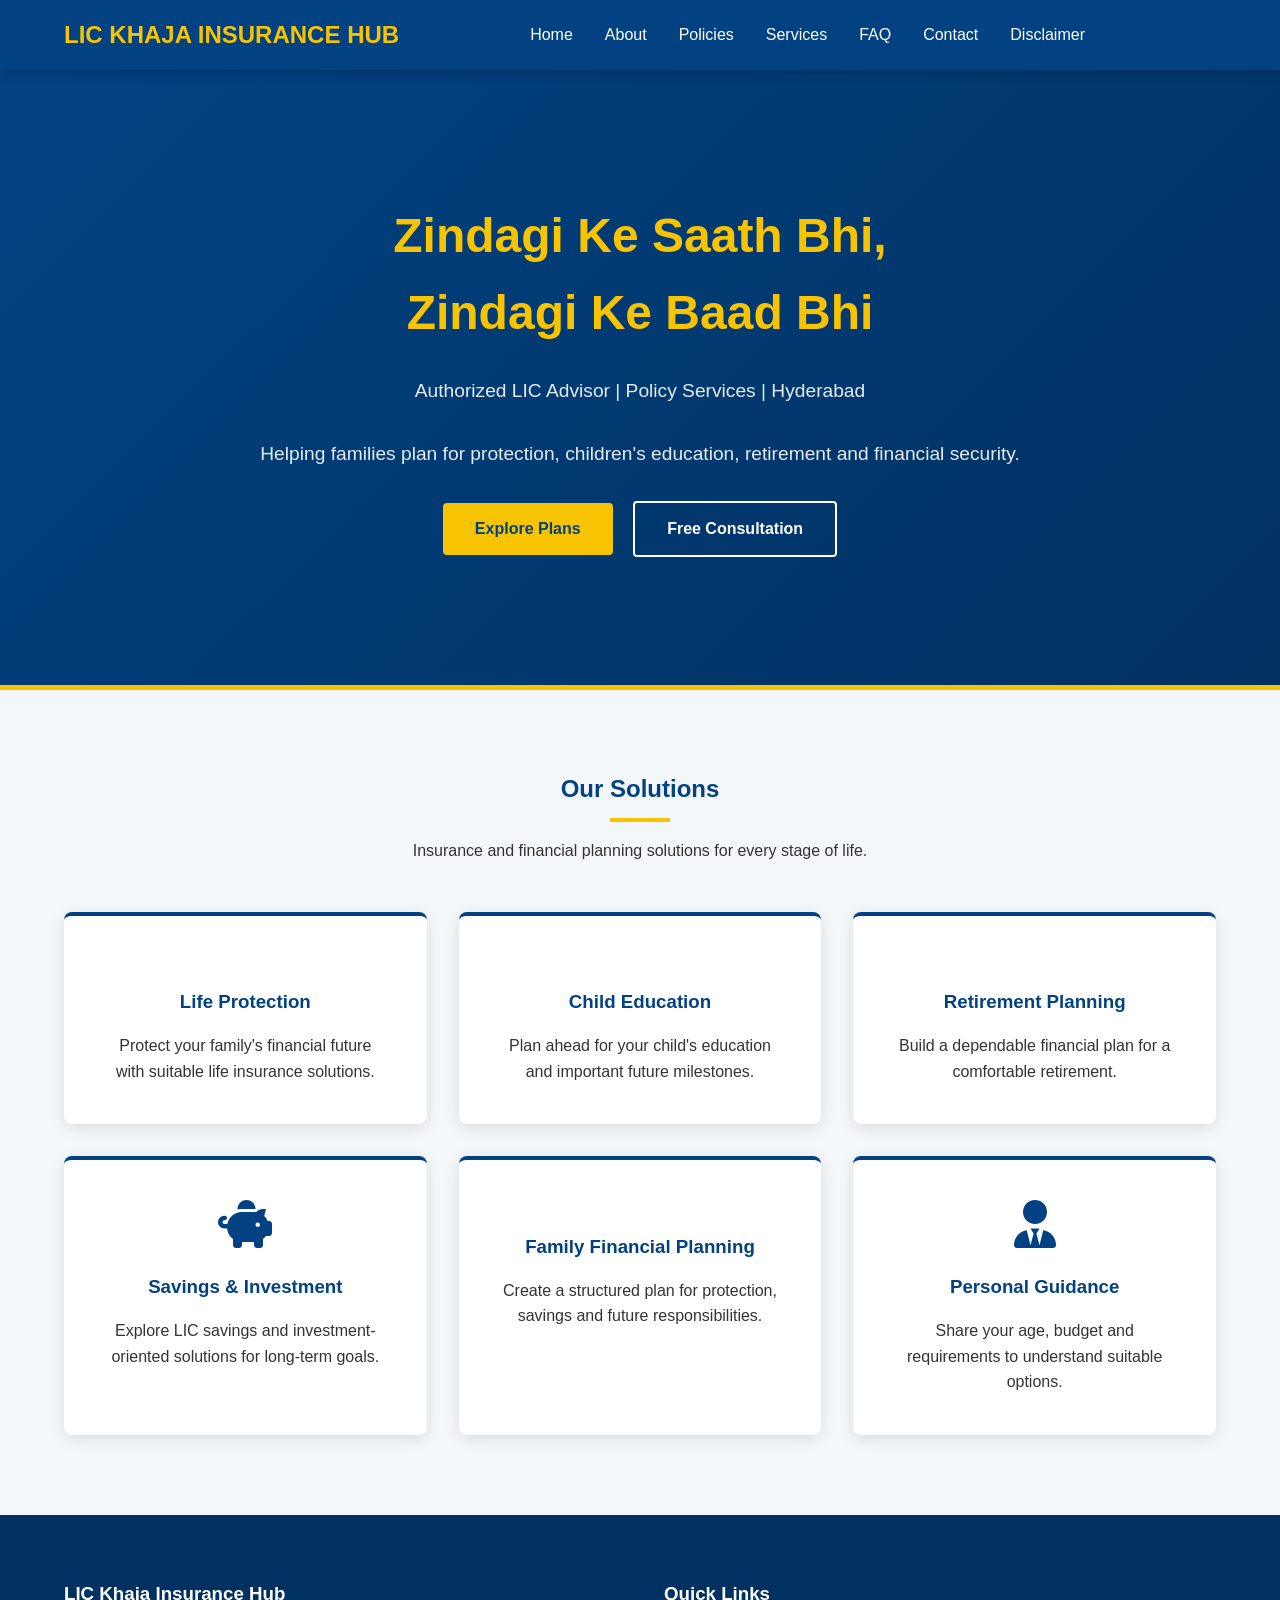
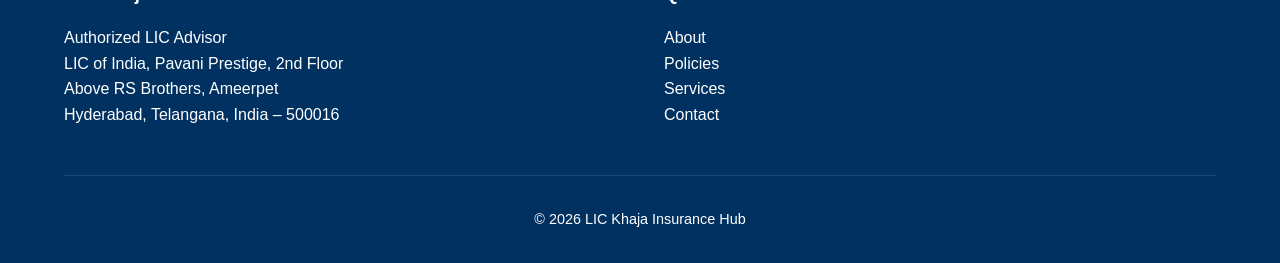
<file: index.html>
<!DOCTYPE html>
<html lang="en">
<head>
    <meta charset="UTF-8">
    <meta name="viewport" content="width=device-width, initial-scale=1.0">

    <meta name="description" content="LIC Khaja Insurance Hub - Authorized LIC Advisor Khaja Dudekula in Hyderabad. 13+ Years Experience.">

    <title>Home | LIC Khaja Insurance Hub</title>

    <link rel="stylesheet" href="style.css">

    <link rel="stylesheet"
          href="https://cdnjs.cloudflare.com/ajax/libs/font-awesome/6.0.0/css/all.min.css">

    <link rel="manifest" href="./manifest.json">

    <meta name="theme-color" content="#024282">
</head>

<body>

    <!-- Header -->
    <header>

        <div class="logo">LIC Khaja Insurance Hub</div>

        <nav>
            <ul class="nav-links">

                <li>
                    <a href="index.html" class="active">Home</a>
                </li>

                <li>
                    <a href="about.html">About</a>
                </li>

                <li>
                    <a href="policies.html">Policies</a>
                </li>

                <li>
                    <a href="services.html">Services</a>
                </li>

                <li>
                    <a href="faq.html">FAQ</a>
                </li>

                <li>
                    <a href="contact.html">Contact</a>
                </li>

                <li>
                    <a href="disclaimer.html">Disclaimer</a>
                </li>

            </ul>
        </nav>

        <div class="burger">
            <div class="line1"></div>
            <div class="line2"></div>
            <div class="line3"></div>
        </div>

    </header>


    <!-- Hero Section -->
    <section class="hero">

        <h1>
            Zindagi Ke Saath Bhi,<br>
            Zindagi Ke Baad Bhi
        </h1>

        <p>
            Authorized LIC Advisor | Policy Services | Hyderabad
        </p>

        <p>
            Helping families plan for protection, children's education,
            retirement and financial security.
        </p>

        <div class="hero-btns">

            <a href="policies.html" class="btn btn-primary">
                Explore Plans
            </a>

            <a href="contact.html" class="btn btn-outline">
                Free Consultation
            </a>

        </div>

    </section>


    <!-- Our Solutions -->
    <section class="bg-light">

        <div class="section-title">

            <h2>Our Solutions</h2>

            <p>
                Insurance and financial planning solutions for every stage of life.
            </p>

        </div>


        <div class="grid">

            <!-- Life Protection -->
            <a href="policies.html" class="card">

                <i class="fas fa-shield-heart icon"></i>

                <h3>Life Protection</h3>

                <p>
                    Protect your family's financial future with suitable
                    life insurance solutions.
                </p>

            </a>


            <!-- Child Education -->
            <a href="policies.html" class="card">

                <i class="fas fa-child-reaching icon"></i>

                <h3>Child Education</h3>

                <p>
                    Plan ahead for your child's education and important
                    future milestones.
                </p>

            </a>


            <!-- Retirement Planning -->
            <a href="policies.html" class="card">

                <i class="fas fa-person-cane icon"></i>

                <h3>Retirement Planning</h3>

                <p>
                    Build a dependable financial plan for a comfortable
                    retirement.
                </p>

            </a>


            <!-- Savings & Investment -->
            <a href="policies.html" class="card">

                <i class="fas fa-piggy-bank icon"></i>

                <h3>Savings & Investment</h3>

                <p>
                    Explore LIC savings and investment-oriented solutions
                    for long-term goals.
                </p>

            </a>


            <!-- Family Financial Planning -->
            <a href="policies.html" class="card">

                <i class="fas fa-people-roof icon"></i>

                <h3>Family Financial Planning</h3>

                <p>
                    Create a structured plan for protection, savings
                    and future responsibilities.
                </p>

            </a>


            <!-- Personal Guidance -->
            <a href="contact.html" class="card">

                <i class="fas fa-user-tie icon"></i>

                <h3>Personal Guidance</h3>

                <p>
                    Share your age, budget and requirements to understand
                    suitable options.
                </p>

            </a>

        </div>

    </section>


    <!-- Footer -->
    <footer>

        <div class="footer-content">

            <div>

                <h3 style="color:#ffffff !important;">
                    LIC Khaja Insurance Hub
                </h3>

                <p style="color:#ffffff !important;">
                    Authorized LIC Advisor<br>
                    LIC of India, Pavani Prestige, 2nd Floor<br>
                    Above RS Brothers, Ameerpet<br>
                    Hyderabad, Telangana, India – 500016
                </p>

            </div>


            <div>

                <h3 style="color:#ffffff !important;">
                    Quick Links
                </h3>

                <ul style="list-style:none;">

                    <li>
                        <a href="about.html" style="color:#ffffff !important;">
                            About
                        </a>
                    </li>

                    <li>
                        <a href="policies.html" style="color:#ffffff !important;">
                            Policies
                        </a>
                    </li>

                    <li>
                        <a href="services.html" style="color:#ffffff !important;">
                            Services
                        </a>
                    </li>

                    <li>
                        <a href="contact.html" style="color:#ffffff !important;">
                            Contact
                        </a>
                    </li>

                </ul>

            </div>

        </div>


        <div class="footer-bottom">

            <p style="color:#ffffff !important;">
                &copy; 2026 LIC Khaja Insurance Hub
            </p>

        </div>

    </footer>


    <!-- Main JavaScript -->
    <script src="./script.js"></script>


    <!-- PWA Service Worker Registration -->
    <script>
        if ("serviceWorker" in navigator) {

            navigator.serviceWorker.register("./sw.js", {
                scope: "./"
            })

            .then(function (registration) {

                console.log(
                    "LIC Khaja Hub Service Worker registered:",
                    registration.scope
                );

            })

            .catch(function (error) {

                console.error(
                    "LIC Khaja Hub Service Worker failed:",
                    error
                );

            });

        }
    </script>

</body>
</html>
</file>
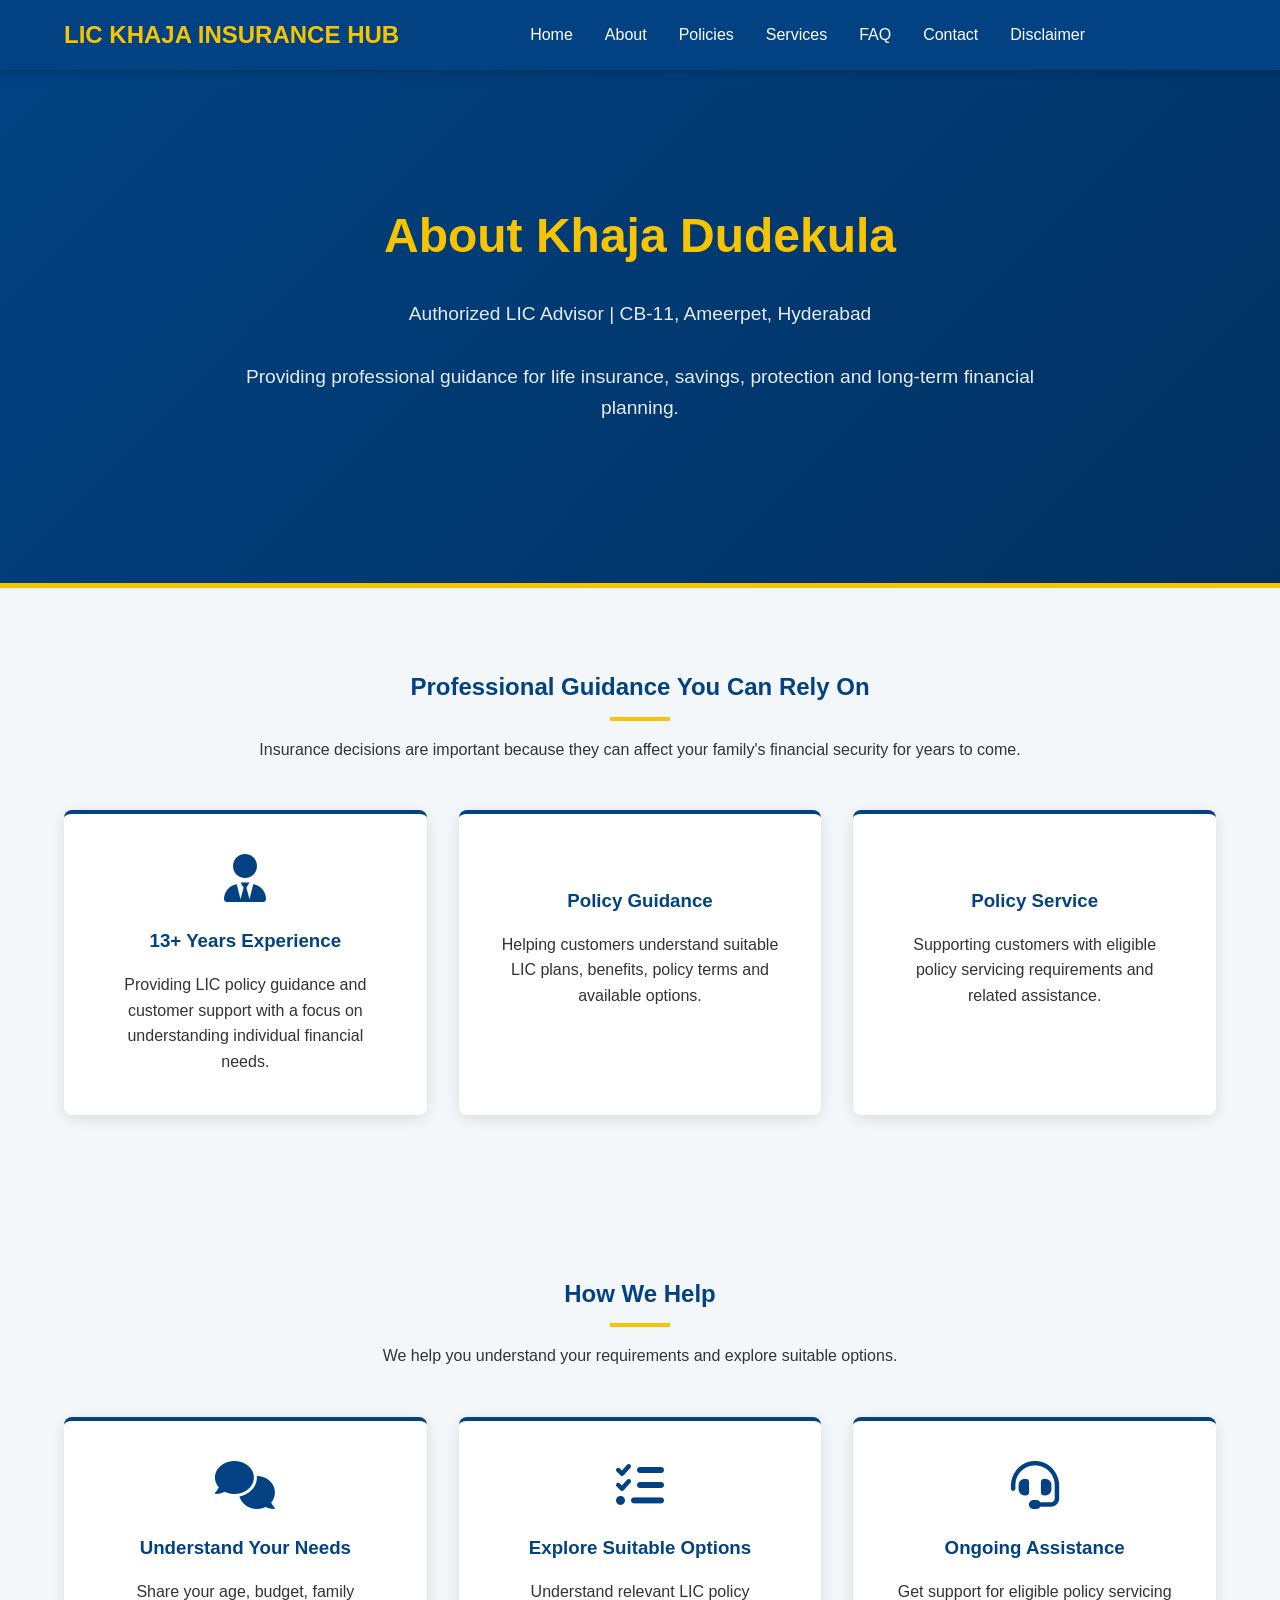
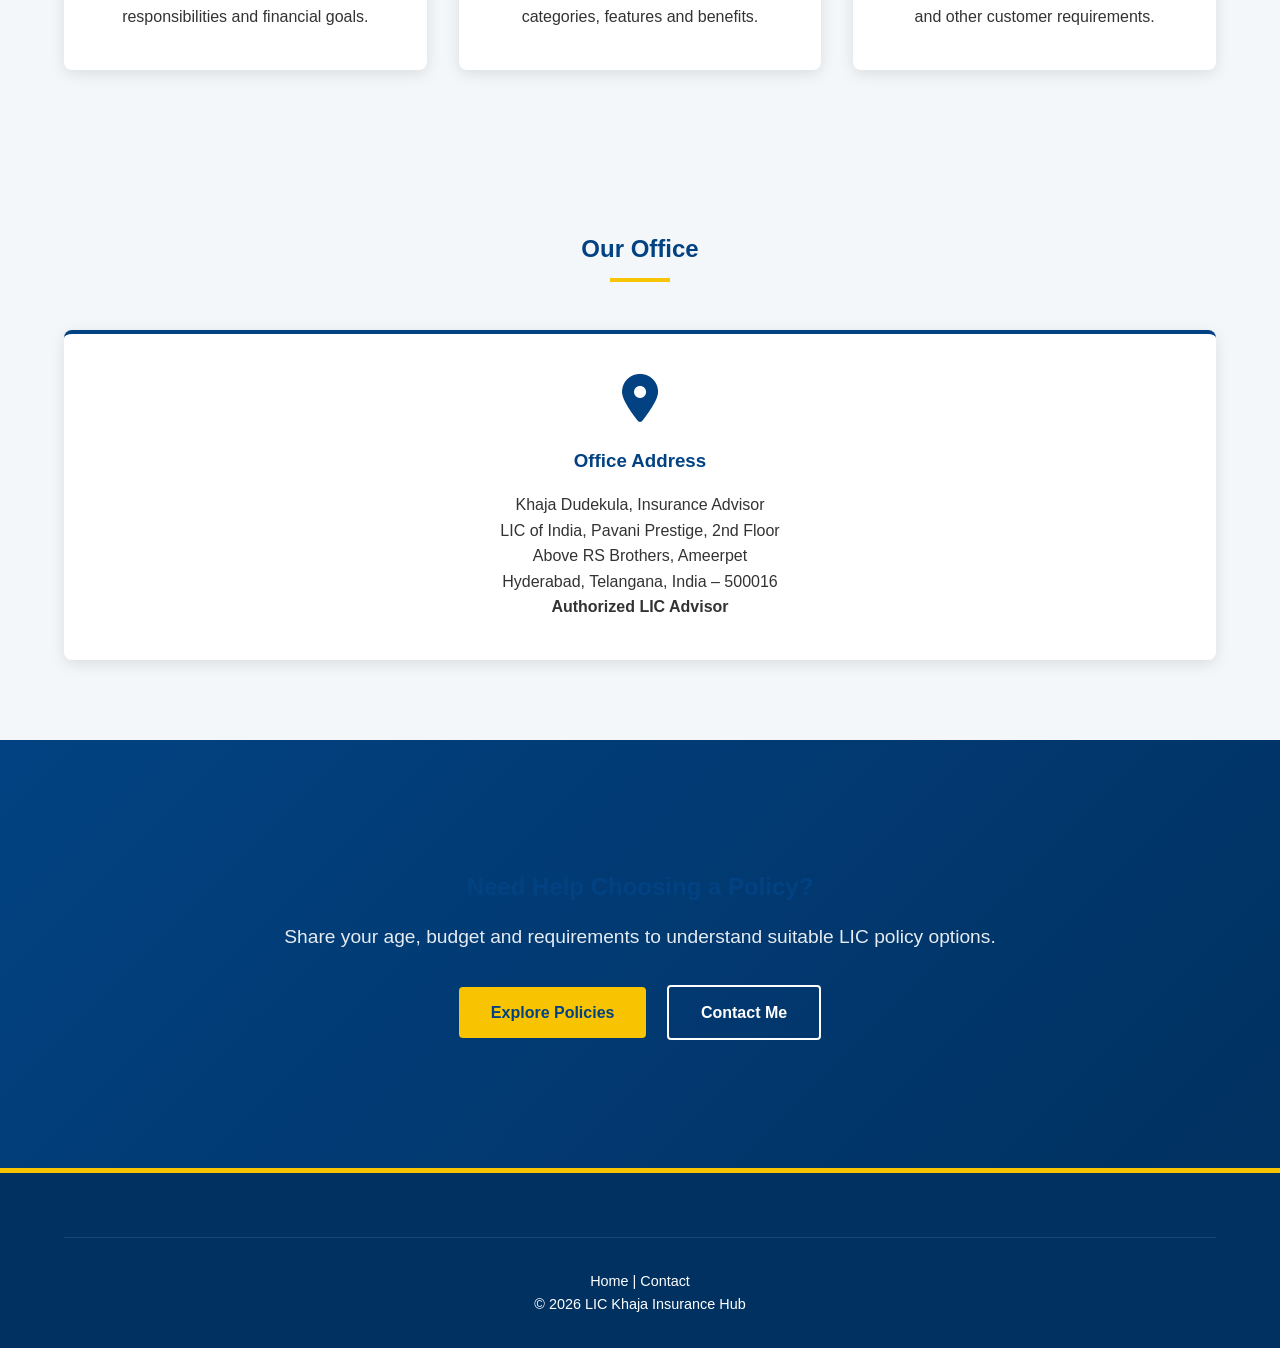
<file: about.html>
<!DOCTYPE html>
<html lang="en">
<head>
    <meta charset="UTF-8">
    <meta name="viewport" content="width=device-width, initial-scale=1.0">

    <meta name="description" content="About Khaja Dudekula, Authorized LIC Advisor at CB-11, Ameerpet, Hyderabad. Policy guidance and servicing support.">

    <title>About Us | LIC Khaja Insurance Hub</title>

    <link rel="stylesheet" href="style.css">

    <link rel="stylesheet"
          href="https://cdnjs.cloudflare.com/ajax/libs/font-awesome/6.0.0/css/all.min.css">
</head>

<body>

    <!-- Header -->
    <header>

        <div class="logo">LIC Khaja Insurance Hub</div>

        <nav>
            <ul class="nav-links">

                <li>
                    <a href="index.html">Home</a>
                </li>

                <li>
                    <a href="about.html" class="active">About</a>
                </li>

                <li>
                    <a href="policies.html">Policies</a>
                </li>

                <li>
                    <a href="services.html">Services</a>
                </li>

                <li>
                    <a href="faq.html">FAQ</a>
                </li>

                <li>
                    <a href="contact.html">Contact</a>
                </li>

                <li>
                    <a href="disclaimer.html">Disclaimer</a>
                </li>

            </ul>
        </nav>

        <div class="burger">
            <div class="line1"></div>
            <div class="line2"></div>
            <div class="line3"></div>
        </div>

    </header>


    <!-- Hero -->
    <section class="hero">

        <h1>About Khaja Dudekula</h1>

        <p>
            Authorized LIC Advisor | CB-11, Ameerpet, Hyderabad
        </p>

        <p>
            Providing professional guidance for life insurance,
            savings, protection and long-term financial planning.
        </p>

    </section>


    <!-- About Introduction -->
    <section class="bg-light">

        <div class="section-title">

            <h2>Professional Guidance You Can Rely On</h2>

            <p>
                Insurance decisions are important because they can affect
                your family's financial security for years to come.
            </p>

        </div>


        <div class="grid">

            <!-- Experience -->
            <div class="card">

                <i class="fas fa-user-tie icon"></i>

                <h3>13+ Years Experience</h3>

                <p>
                    Providing LIC policy guidance and customer support
                    with a focus on understanding individual financial needs.
                </p>

            </div>


            <!-- Policy Guidance -->
            <div class="card">

                <i class="fas fa-shield-heart icon"></i>

                <h3>Policy Guidance</h3>

                <p>
                    Helping customers understand suitable LIC plans,
                    benefits, policy terms and available options.
                </p>

            </div>


            <!-- Policy Service -->
            <div class="card">

                <i class="fas fa-file-circle-check icon"></i>

                <h3>Policy Service</h3>

                <p>
                    Supporting customers with eligible policy servicing
                    requirements and related assistance.
                </p>

            </div>

        </div>

    </section>


    <!-- How We Help -->
    <section class="bg-light">

        <div class="section-title">

            <h2>How We Help</h2>

            <p>
                We help you understand your requirements and
                explore suitable options.
            </p>

        </div>


        <div class="grid">

            <div class="card">

                <i class="fas fa-comments icon"></i>

                <h3>Understand Your Needs</h3>

                <p>
                    Share your age, budget, family responsibilities
                    and financial goals.
                </p>

            </div>


            <div class="card">

                <i class="fas fa-list-check icon"></i>

                <h3>Explore Suitable Options</h3>

                <p>
                    Understand relevant LIC policy categories,
                    features and benefits.
                </p>

            </div>


            <div class="card">

                <i class="fas fa-headset icon"></i>

                <h3>Ongoing Assistance</h3>

                <p>
                    Get support for eligible policy servicing
                    and other customer requirements.
                </p>

            </div>

        </div>

    </section>


    <!-- Office Information -->
    <section class="bg-light">

        <div class="section-title">

            <h2>Our Office</h2>

        </div>


        <div class="card">

            <i class="fas fa-location-dot icon"></i>

            <h3>Office Address</h3>

            <p>
                Khaja Dudekula, Insurance Advisor<br>
                LIC of India, Pavani Prestige, 2nd Floor<br>
                Above RS Brothers, Ameerpet<br>
                Hyderabad, Telangana, India – 500016
            </p>

            <p>
                <strong>Authorized LIC Advisor</strong>
            </p>

        </div>

    </section>


    <!-- Call To Action -->
    <section class="hero">

        <h2>Need Help Choosing a Policy?</h2>

        <p>
            Share your age, budget and requirements to understand
            suitable LIC policy options.
        </p>

        <div class="hero-btns">

            <a href="policies.html" class="btn btn-primary">
                Explore Policies
            </a>

            <a href="contact.html" class="btn btn-outline">
                Contact Me
            </a>

        </div>

    </section>


    <!-- Footer -->
    <footer>

        <div class="footer-bottom">

            <p>
                <a href="index.html">Home</a>
                |
                <a href="contact.html">Contact</a>
            </p>

            <p>
                &copy; 2026 LIC Khaja Insurance Hub
            </p>

        </div>

    </footer>


    <script src="script.js"></script>

</body>
</html>
</file>
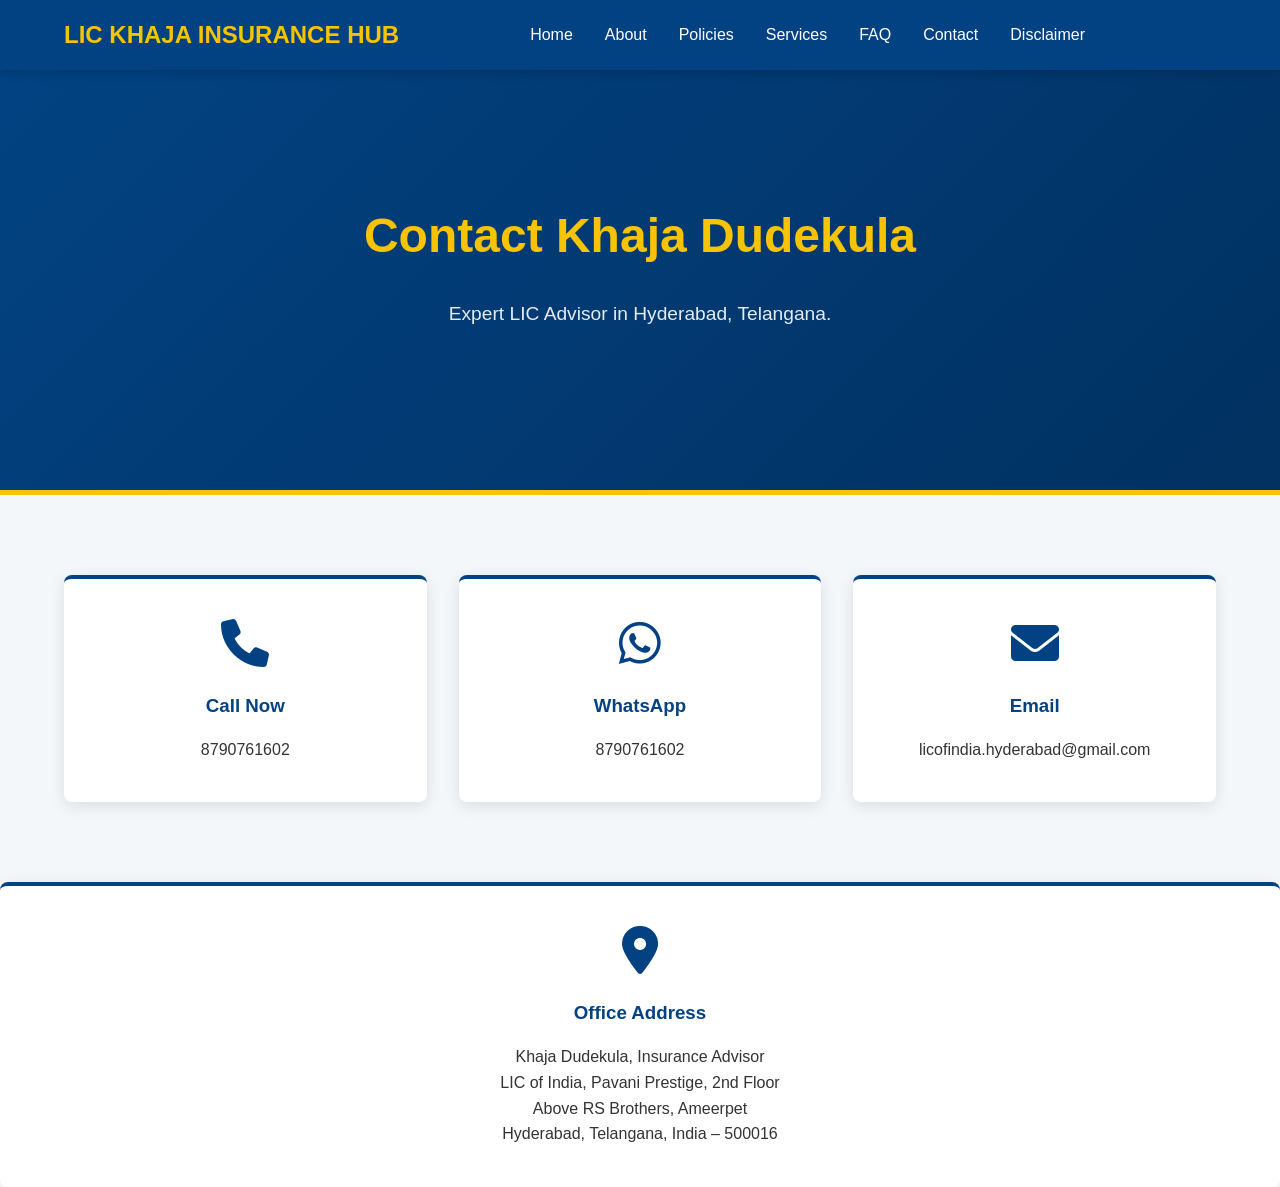
<file: contact.html>
<!DOCTYPE html>
<html lang="en">
<head>
    <meta charset="UTF-8">
    <meta name="viewport" content="width=device-width, initial-scale=1.0">

    <title>Contact Us | LIC Khaja Insurance Hub</title>

    <link rel="stylesheet" href="style.css">

    <link rel="stylesheet"
          href="https://cdnjs.cloudflare.com/ajax/libs/font-awesome/6.0.0/css/all.min.css">
</head>

<body>

    <!-- Header -->
    <header>
        <div class="logo">LIC Khaja Insurance Hub</div>

        <nav>
            <ul class="nav-links">
                <li><a href="index.html">Home</a></li>
                <li><a href="about.html">About</a></li>
                <li><a href="policies.html">Policies</a></li>
                <li><a href="services.html">Services</a></li>
                <li><a href="faq.html">FAQ</a></li>
                <li><a href="contact.html" class="active">Contact</a></li>
                <li><a href="disclaimer.html">Disclaimer</a></li>
            </ul>
        </nav>

        <div class="burger">
            <div class="line1"></div>
            <div class="line2"></div>
            <div class="line3"></div>
        </div>
    </header>


    <!-- Hero Section -->
    <section class="hero">
        <h1>Contact Khaja Dudekula</h1>
        <p>Expert LIC Advisor in Hyderabad, Telangana.</p>
    </section>


    <!-- Contact Cards -->
    <section class="bg-light">
        <div class="grid">

            <!-- Call Card -->
            <div class="card call-trigger" style="cursor:pointer;">
                <i class="fas fa-phone icon"></i>
                <h3>Call Now</h3>
                <p>8790761602</p>
            </div>


            <!-- WhatsApp Card -->
            <div class="card whatsapp-trigger" style="cursor:pointer;">
                <i class="fab fa-whatsapp icon"></i>
                <h3>WhatsApp</h3>
                <p>8790761602</p>
            </div>


            <!-- Email Card -->
            <div class="card email-trigger" style="cursor:pointer;">
                <i class="fas fa-envelope icon"></i>
                <h3>Email</h3>
                <p>licofindia.hyderabad@gmail.com</p>
            </div>

        </div>
    </section>


    <!-- JavaScript -->
    <div class="card">
    <i class="fas fa-location-dot icon"></i>
    <h3>Office Address</h3>
    <p>
        Khaja Dudekula, Insurance Advisor<br>
        LIC of India, Pavani Prestige, 2nd Floor<br>
        Above RS Brothers, Ameerpet<br>
        Hyderabad, Telangana, India – 500016
    </p>
    </div>
    <script src="script.js"></script>

</body>
</html>
</file>
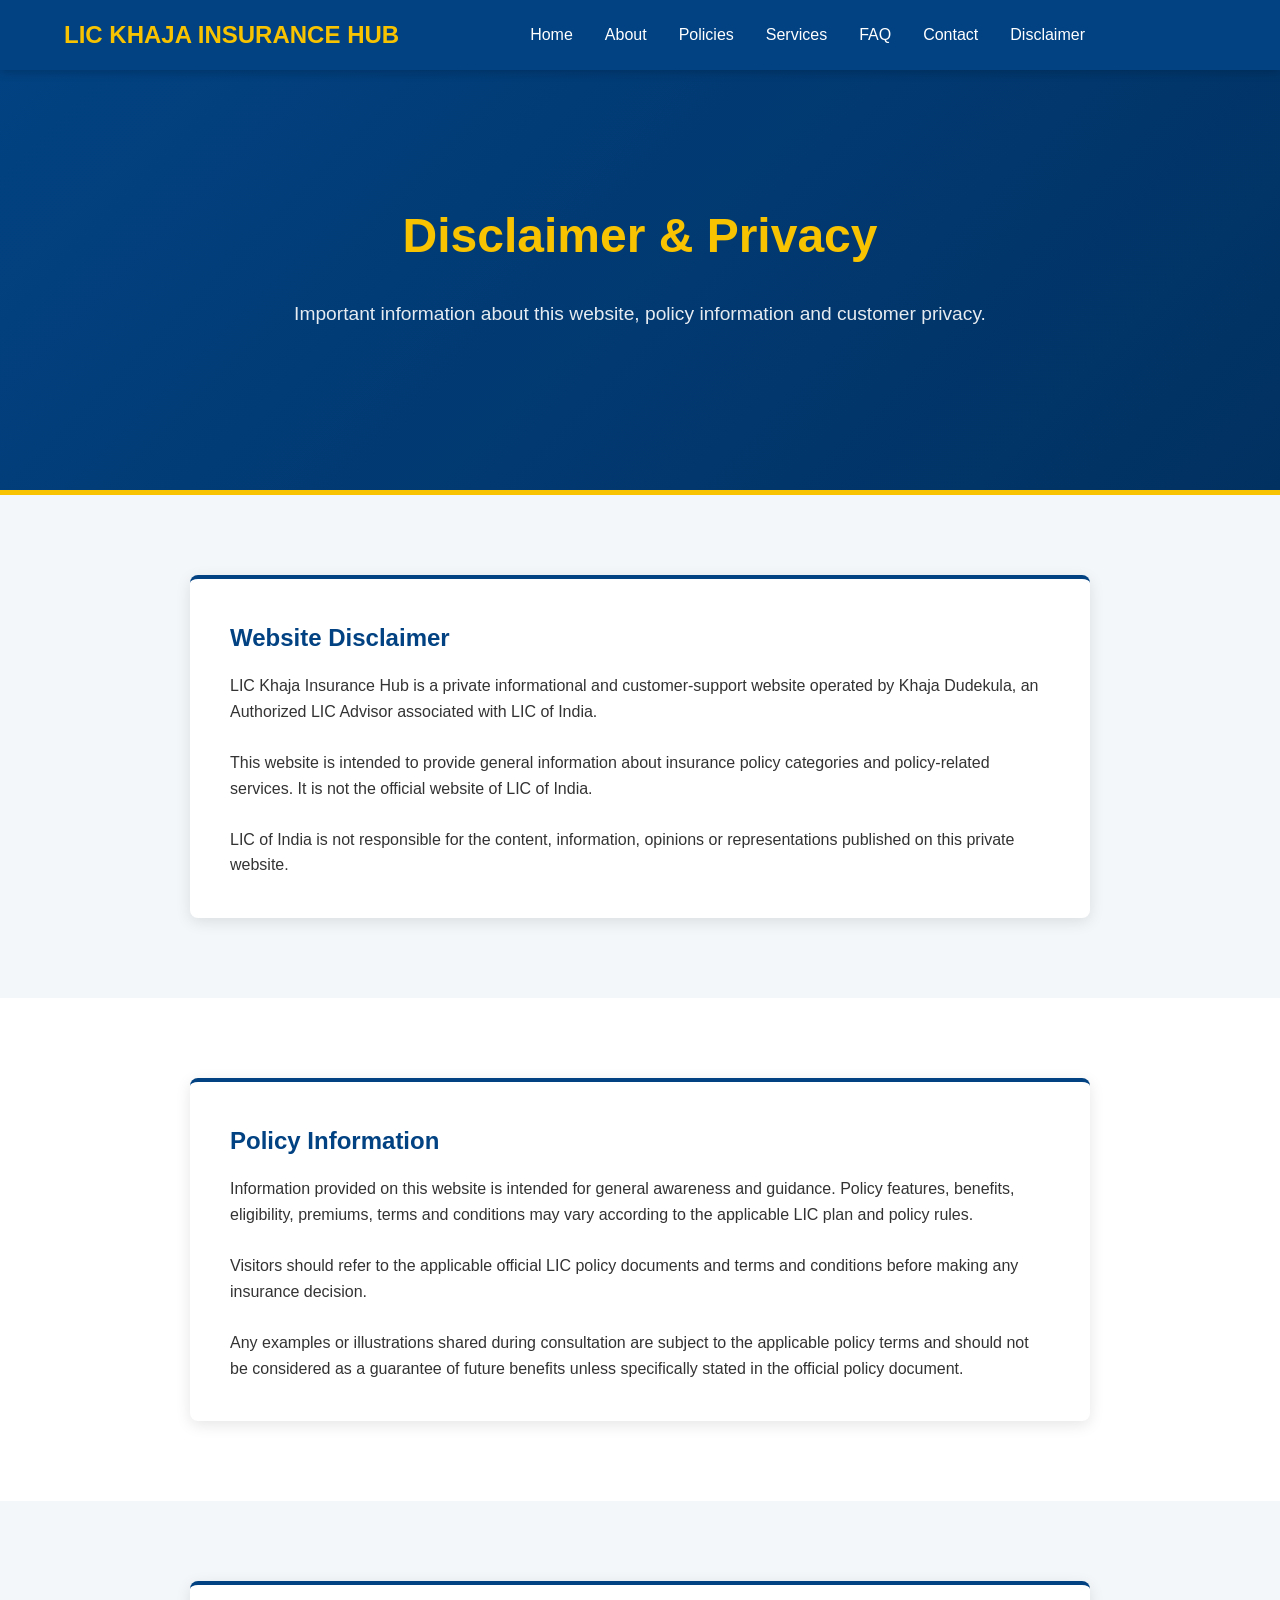
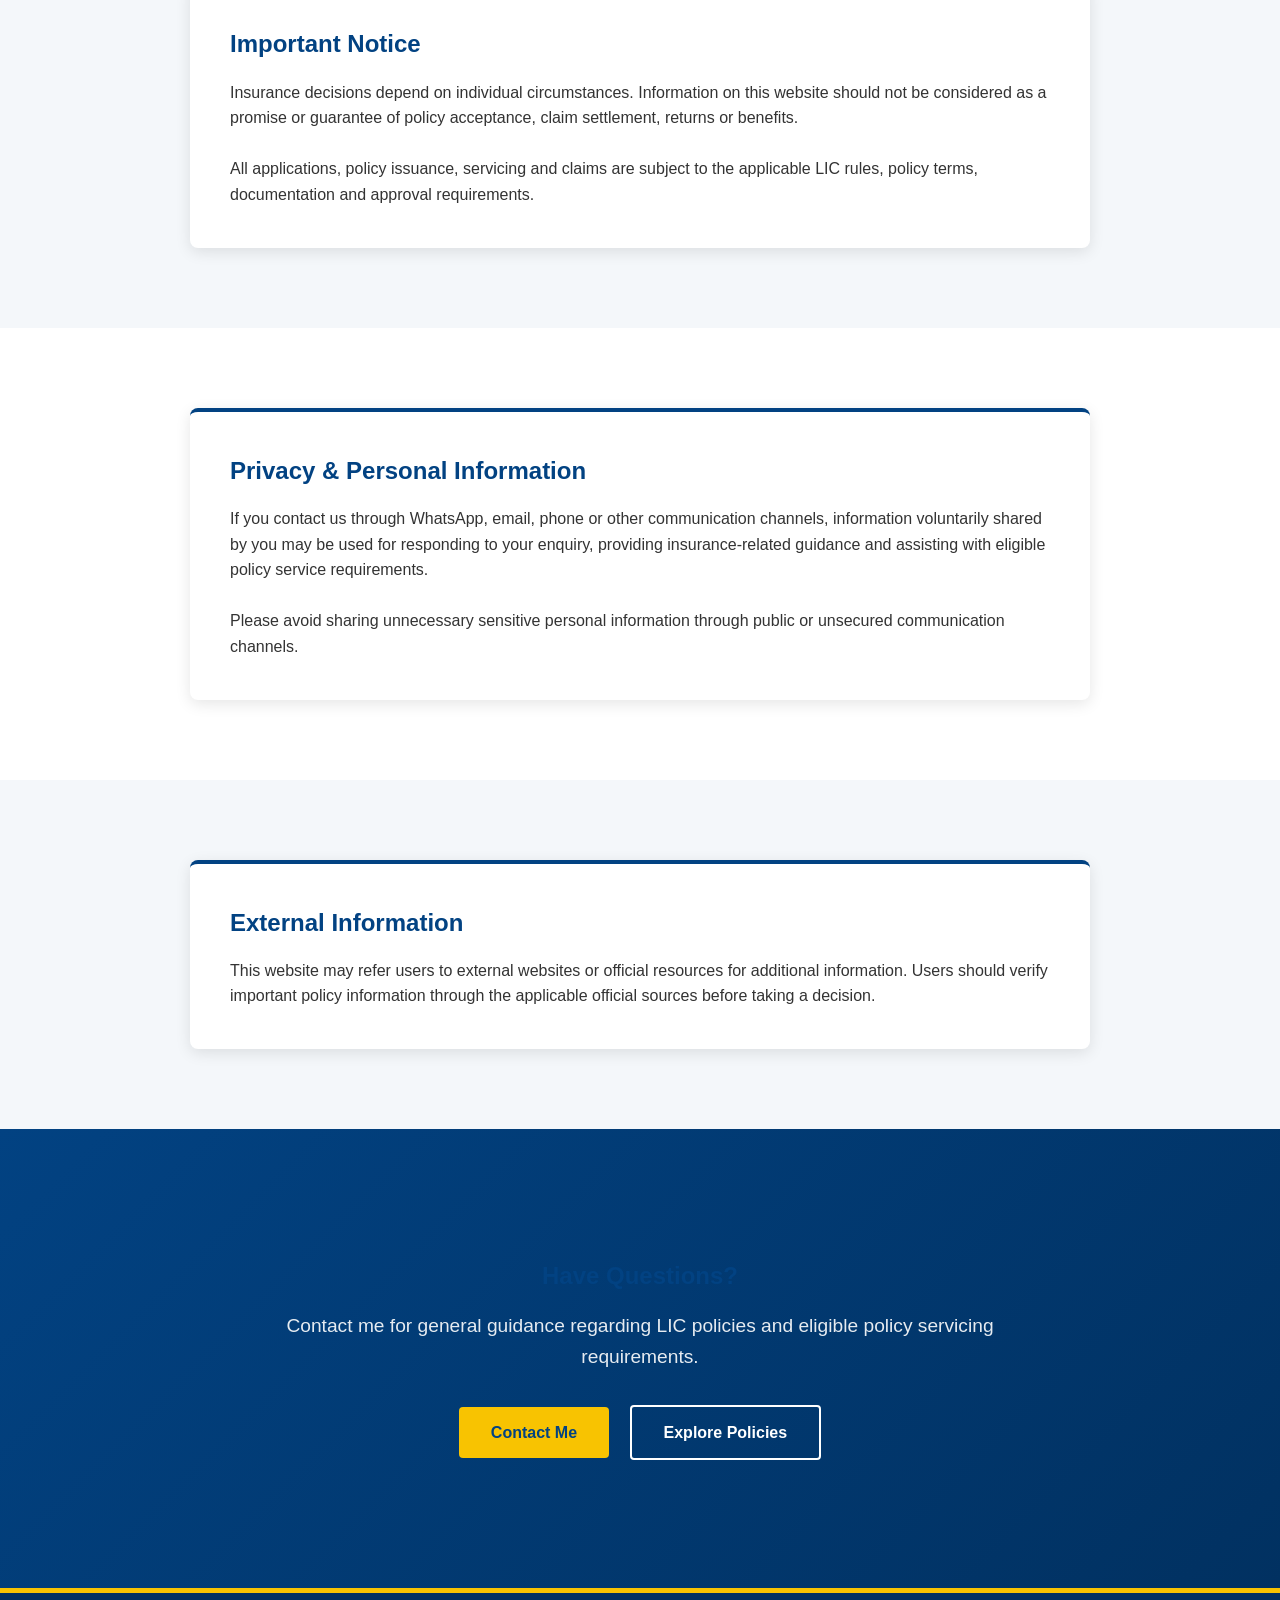
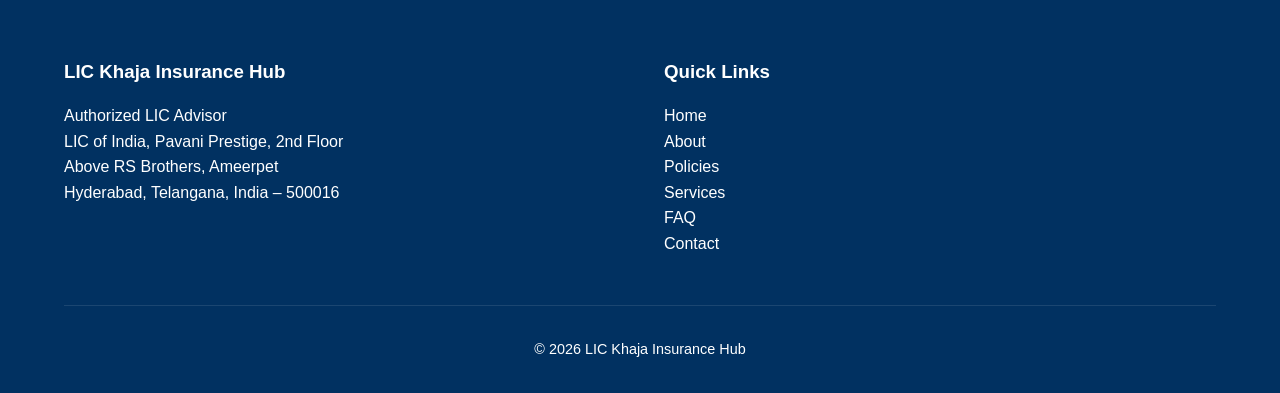
<file: disclaimer.html>
<!DOCTYPE html>
<html lang="en">
<head>
    <meta charset="UTF-8">
    <meta name="viewport" content="width=device-width, initial-scale=1.0">

    <meta name="description" content="Disclaimer and privacy information for LIC Khaja Insurance Hub.">

    <title>Disclaimer | LIC Khaja Insurance Hub</title>

    <link rel="stylesheet" href="style.css">

    <link rel="stylesheet"
          href="https://cdnjs.cloudflare.com/ajax/libs/font-awesome/6.0.0/css/all.min.css">
</head>

<body>

    <!-- Header -->
    <header>

        <div class="logo">LIC Khaja Insurance Hub</div>

        <nav>
            <ul class="nav-links">

                <li><a href="index.html">Home</a></li>

                <li><a href="about.html">About</a></li>

                <li><a href="policies.html">Policies</a></li>

                <li><a href="services.html">Services</a></li>

                <li><a href="faq.html">FAQ</a></li>

                <li><a href="contact.html">Contact</a></li>

                <li>
                    <a href="disclaimer.html" class="active">Disclaimer</a>
                </li>

            </ul>
        </nav>

        <div class="burger">
            <div class="line1"></div>
            <div class="line2"></div>
            <div class="line3"></div>
        </div>

    </header>


    <!-- Hero -->
    <section class="hero">

        <h1>Disclaimer & Privacy</h1>

        <p>
            Important information about this website,
            policy information and customer privacy.
        </p>

    </section>


    <!-- Website Disclaimer -->
    <section class="bg-light">

        <div class="card"
             style="text-align:left; max-width:900px; margin:0 auto;">

            <h2>Website Disclaimer</h2>

            <p>
                LIC Khaja Insurance Hub is a private informational and
                customer-support website operated by Khaja Dudekula,
                an Authorized LIC Advisor associated with LIC of India.
            </p>

            <br>

            <p>
                This website is intended to provide general information
                about insurance policy categories and policy-related
                services. It is not the official website of LIC of India.
            </p>

            <br>

            <p>
                LIC of India is not responsible for the content,
                information, opinions or representations published
                on this private website.
            </p>

        </div>

    </section>


    <!-- Policy Information -->
    <section>

        <div class="card"
             style="text-align:left; max-width:900px; margin:0 auto;">

            <h2>Policy Information</h2>

            <p>
                Information provided on this website is intended for
                general awareness and guidance. Policy features,
                benefits, eligibility, premiums, terms and conditions
                may vary according to the applicable LIC plan and
                policy rules.
            </p>

            <br>

            <p>
                Visitors should refer to the applicable official LIC
                policy documents and terms and conditions before making
                any insurance decision.
            </p>

            <br>

            <p>
                Any examples or illustrations shared during consultation
                are subject to the applicable policy terms and should
                not be considered as a guarantee of future benefits
                unless specifically stated in the official policy document.
            </p>

        </div>

    </section>


    <!-- Important Notice -->
    <section class="bg-light">

        <div class="card"
             style="text-align:left; max-width:900px; margin:0 auto;">

            <h2>Important Notice</h2>

            <p>
                Insurance decisions depend on individual circumstances.
                Information on this website should not be considered
                as a promise or guarantee of policy acceptance, claim
                settlement, returns or benefits.
            </p>

            <br>

            <p>
                All applications, policy issuance, servicing and claims
                are subject to the applicable LIC rules, policy terms,
                documentation and approval requirements.
            </p>

        </div>

    </section>


    <!-- Privacy -->
    <section>

        <div class="card"
             style="text-align:left; max-width:900px; margin:0 auto;">

            <h2>Privacy & Personal Information</h2>

            <p>
                If you contact us through WhatsApp, email, phone or
                other communication channels, information voluntarily
                shared by you may be used for responding to your enquiry,
                providing insurance-related guidance and assisting with
                eligible policy service requirements.
            </p>

            <br>

            <p>
                Please avoid sharing unnecessary sensitive personal
                information through public or unsecured communication
                channels.
            </p>

        </div>

    </section>


    <!-- External Information -->
    <section class="bg-light">

        <div class="card"
             style="text-align:left; max-width:900px; margin:0 auto;">

            <h2>External Information</h2>

            <p>
                This website may refer users to external websites or
                official resources for additional information.
                Users should verify important policy information through
                the applicable official sources before taking a decision.
            </p>

        </div>

    </section>


    <!-- Contact CTA -->
    <section class="hero">

        <h2>Have Questions?</h2>

        <p>
            Contact me for general guidance regarding LIC policies
            and eligible policy servicing requirements.
        </p>

        <div class="hero-btns">

            <a href="contact.html" class="btn btn-primary">
                Contact Me
            </a>

            <a href="policies.html" class="btn btn-outline">
                Explore Policies
            </a>

        </div>

    </section>


    <!-- Footer -->
<footer>

    <div class="footer-content">

        <div>
            <h3>LIC Khaja Insurance Hub</h3>

            <p>
                Authorized LIC Advisor<br>
                LIC of India, Pavani Prestige, 2nd Floor<br>
                Above RS Brothers, Ameerpet<br>
                Hyderabad, Telangana, India – 500016
            </p>
        </div>

        <div>
            <h3>Quick Links</h3>

            <ul style="list-style:none;">

                <li><a href="index.html">Home</a></li>
                <li><a href="about.html">About</a></li>
                <li><a href="policies.html">Policies</a></li>
                <li><a href="services.html">Services</a></li>
                <li><a href="faq.html">FAQ</a></li>
                <li><a href="contact.html">Contact</a></li>

            </ul>
        </div>

    </div>

    <div class="footer-bottom">

        <p>
            &copy; 2026 LIC Khaja Insurance Hub
        </p>

    </div>

</footer>


    <script src="script.js"></script>

</body>
</html>
</file>
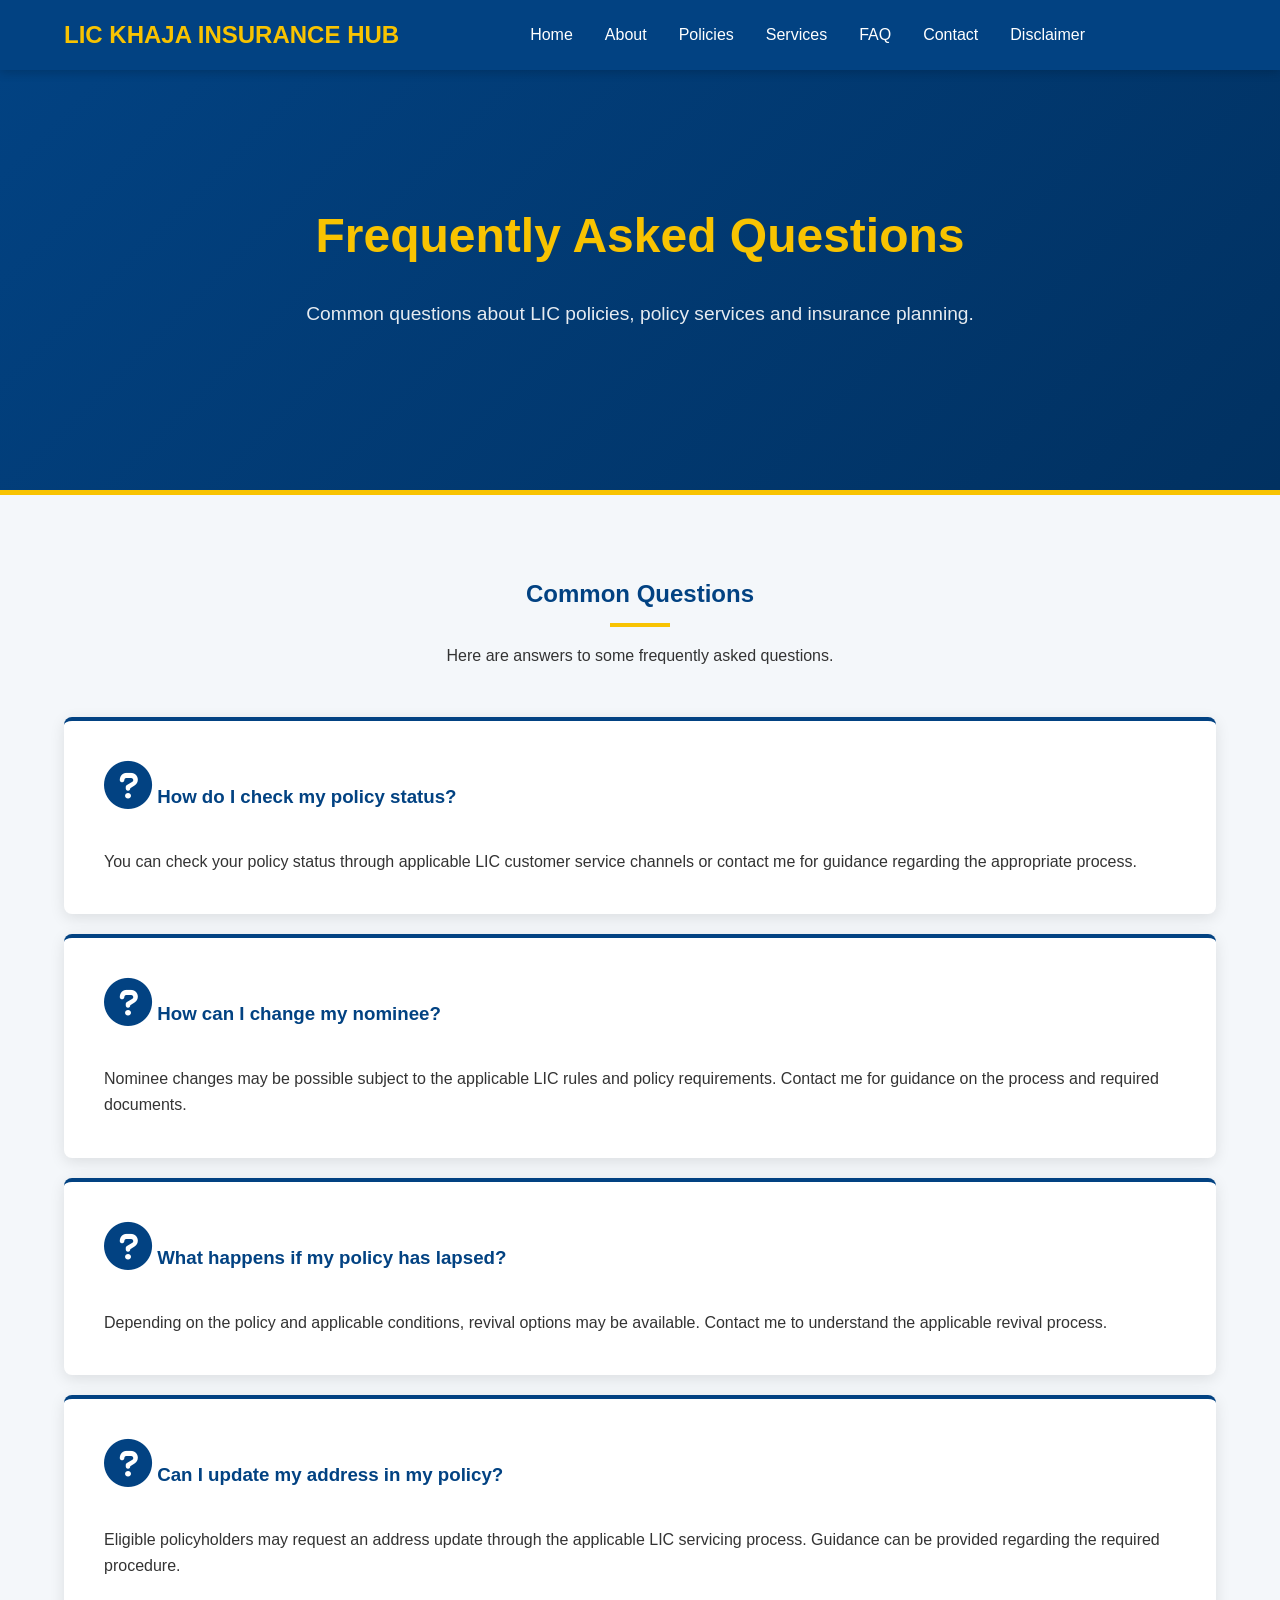
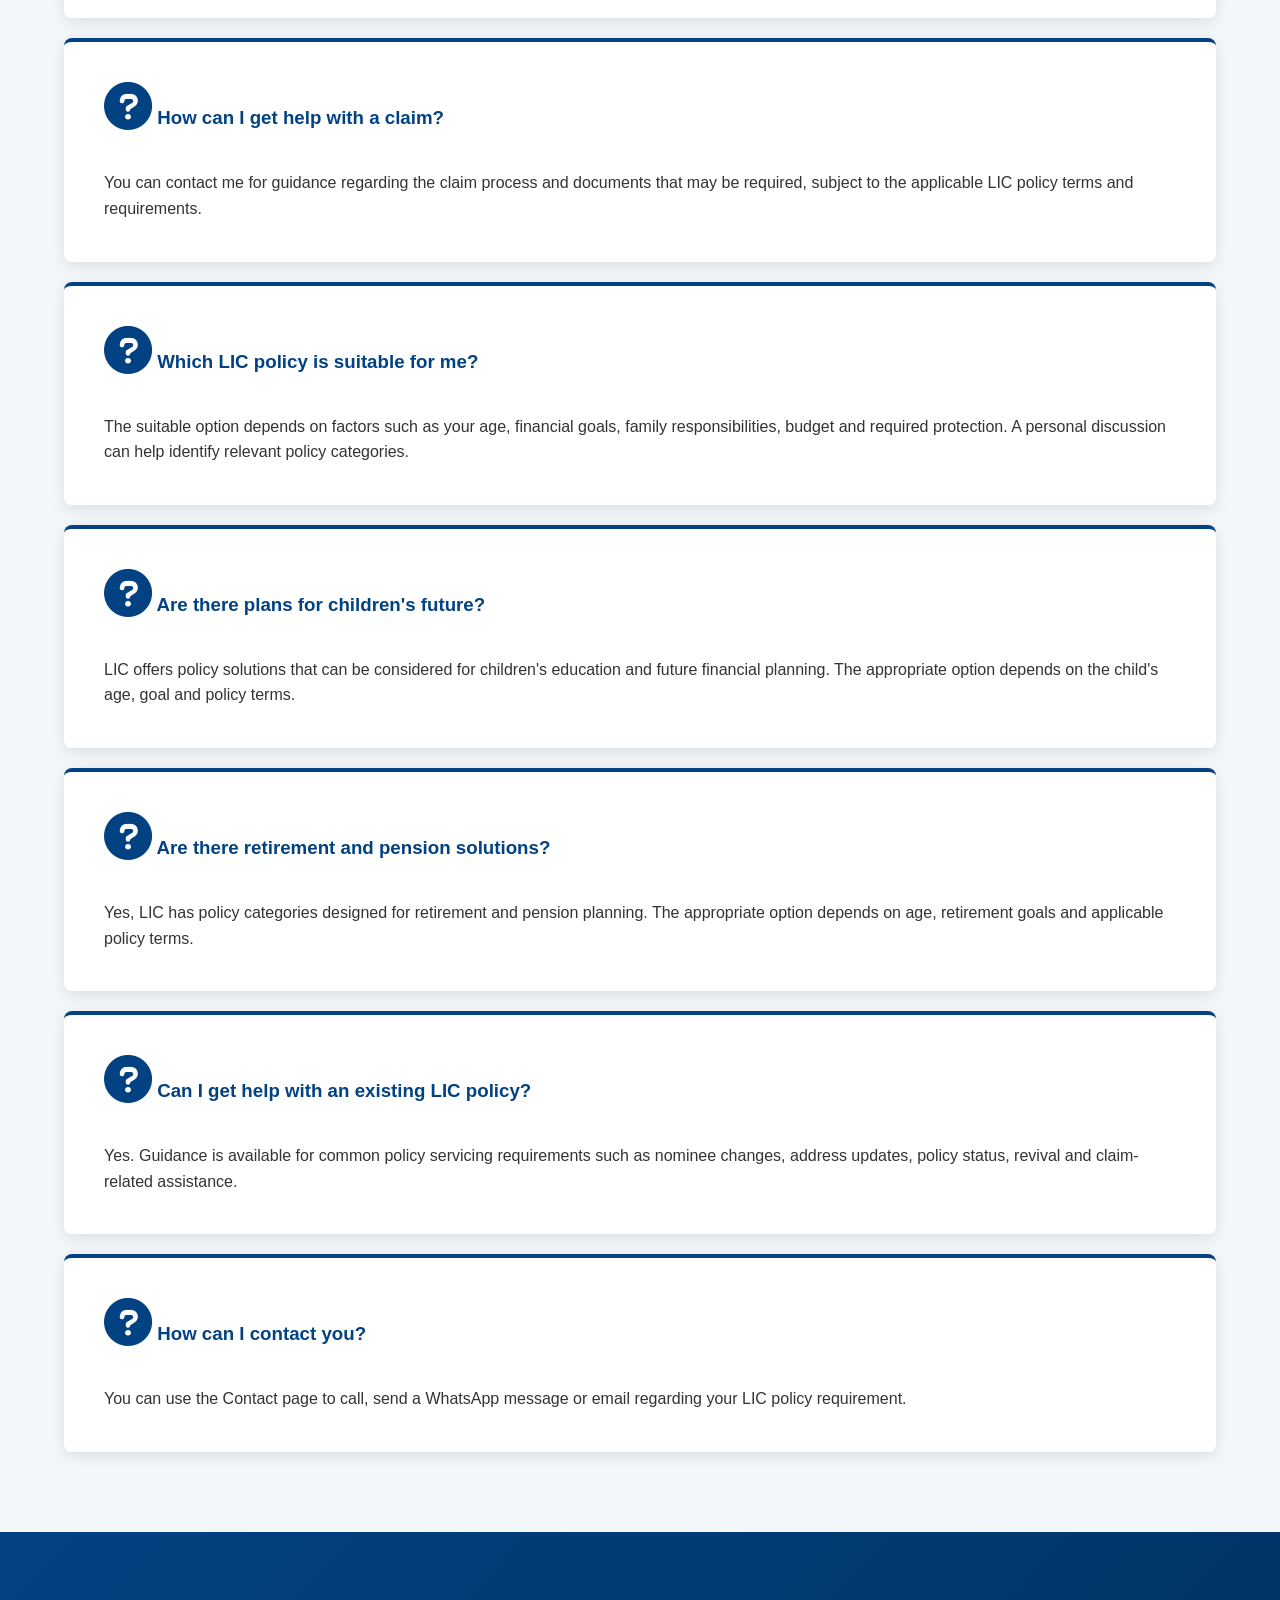
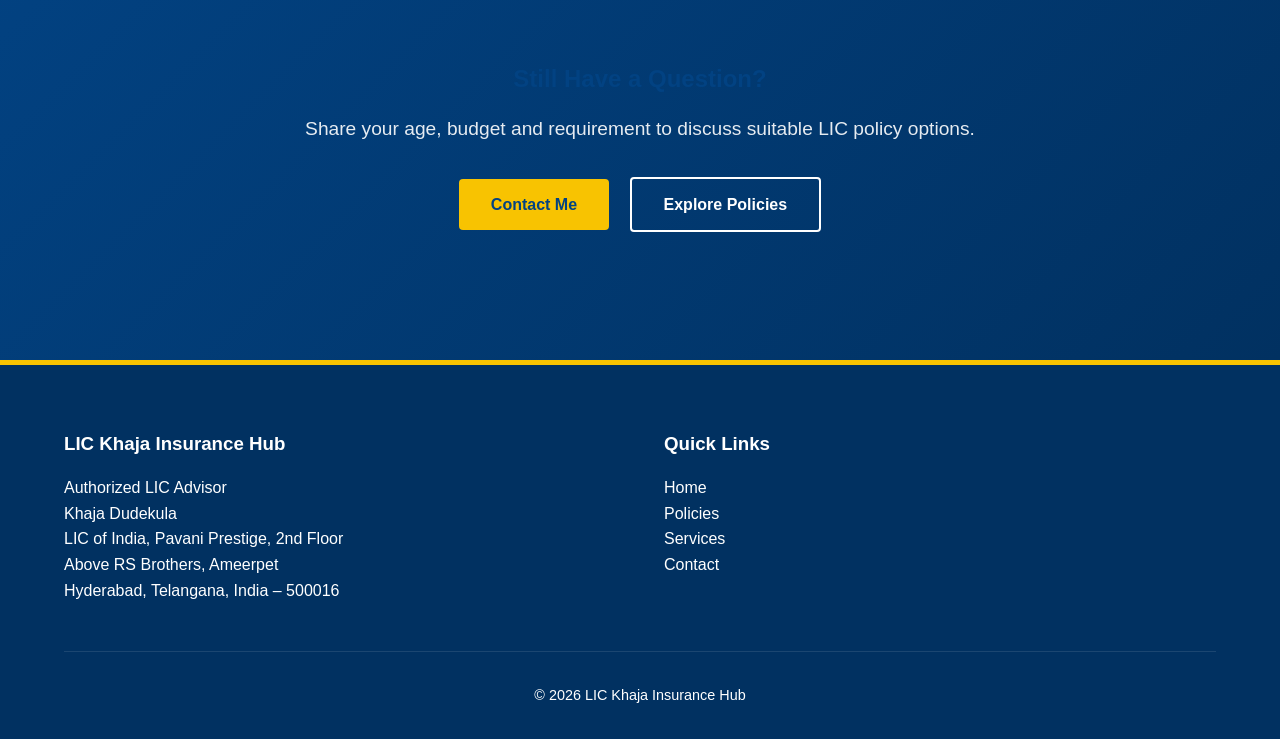
<file: faq.html>
<!DOCTYPE html>
<html lang="en">
<head>
    <meta charset="UTF-8">
    <meta name="viewport" content="width=device-width, initial-scale=1.0">

    <meta name="description" content="Frequently asked questions about LIC policies, policy services, claims, nominee changes, revival, KYC and policy guidance.">

    <title>FAQ | LIC Khaja Insurance Hub</title>

    <link rel="stylesheet" href="style.css">

    <link rel="stylesheet"
          href="https://cdnjs.cloudflare.com/ajax/libs/font-awesome/6.0.0/css/all.min.css">
</head>

<body>

    <!-- Header -->
    <header>

        <div class="logo">LIC Khaja Insurance Hub</div>

        <nav>
            <ul class="nav-links">

                <li><a href="index.html">Home</a></li>

                <li><a href="about.html">About</a></li>

                <li><a href="policies.html">Policies</a></li>

                <li><a href="services.html">Services</a></li>

                <li><a href="faq.html" class="active">FAQ</a></li>

                <li><a href="contact.html">Contact</a></li>

                <li><a href="disclaimer.html">Disclaimer</a></li>

            </ul>
        </nav>

        <div class="burger">
            <div class="line1"></div>
            <div class="line2"></div>
            <div class="line3"></div>
        </div>

    </header>


    <!-- Hero -->
    <section class="hero">

        <h1>Frequently Asked Questions</h1>

        <p>
            Common questions about LIC policies, policy services
            and insurance planning.
        </p>

    </section>


    <!-- FAQ Section -->
    <section class="bg-light">

        <div class="section-title">

            <h2>Common Questions</h2>

            <p>
                Here are answers to some frequently asked questions.
            </p>

        </div>


        <div class="card" style="text-align:left; margin-bottom:20px;">

            <h3>
                <i class="fas fa-circle-question icon"></i>
                How do I check my policy status?
            </h3>

            <p>
                You can check your policy status through applicable LIC
                customer service channels or contact me for guidance
                regarding the appropriate process.
            </p>

        </div>


        <div class="card" style="text-align:left; margin-bottom:20px;">

            <h3>
                <i class="fas fa-circle-question icon"></i>
                How can I change my nominee?
            </h3>

            <p>
                Nominee changes may be possible subject to the applicable
                LIC rules and policy requirements. Contact me for guidance
                on the process and required documents.
            </p>

        </div>


        <div class="card" style="text-align:left; margin-bottom:20px;">

            <h3>
                <i class="fas fa-circle-question icon"></i>
                What happens if my policy has lapsed?
            </h3>

            <p>
                Depending on the policy and applicable conditions, revival
                options may be available. Contact me to understand the
                applicable revival process.
            </p>

        </div>


        <div class="card" style="text-align:left; margin-bottom:20px;">

            <h3>
                <i class="fas fa-circle-question icon"></i>
                Can I update my address in my policy?
            </h3>

            <p>
                Eligible policyholders may request an address update
                through the applicable LIC servicing process. Guidance
                can be provided regarding the required procedure.
            </p>

        </div>


        <div class="card" style="text-align:left; margin-bottom:20px;">

            <h3>
                <i class="fas fa-circle-question icon"></i>
                How can I get help with a claim?
            </h3>

            <p>
                You can contact me for guidance regarding the claim
                process and documents that may be required, subject
                to the applicable LIC policy terms and requirements.
            </p>

        </div>


        <div class="card" style="text-align:left; margin-bottom:20px;">

            <h3>
                <i class="fas fa-circle-question icon"></i>
                Which LIC policy is suitable for me?
            </h3>

            <p>
                The suitable option depends on factors such as your age,
                financial goals, family responsibilities, budget and
                required protection. A personal discussion can help
                identify relevant policy categories.
            </p>

        </div>


        <div class="card" style="text-align:left; margin-bottom:20px;">

            <h3>
                <i class="fas fa-circle-question icon"></i>
                Are there plans for children's future?
            </h3>

            <p>
                LIC offers policy solutions that can be considered for
                children's education and future financial planning.
                The appropriate option depends on the child's age,
                goal and policy terms.
            </p>

        </div>


        <div class="card" style="text-align:left; margin-bottom:20px;">

            <h3>
                <i class="fas fa-circle-question icon"></i>
                Are there retirement and pension solutions?
            </h3>

            <p>
                Yes, LIC has policy categories designed for retirement
                and pension planning. The appropriate option depends
                on age, retirement goals and applicable policy terms.
            </p>

        </div>


        <div class="card" style="text-align:left; margin-bottom:20px;">

            <h3>
                <i class="fas fa-circle-question icon"></i>
                Can I get help with an existing LIC policy?
            </h3>

            <p>
                Yes. Guidance is available for common policy servicing
                requirements such as nominee changes, address updates,
                policy status, revival and claim-related assistance.
            </p>

        </div>


        <div class="card" style="text-align:left;">

            <h3>
                <i class="fas fa-circle-question icon"></i>
                How can I contact you?
            </h3>

            <p>
                You can use the Contact page to call, send a WhatsApp
                message or email regarding your LIC policy requirement.
            </p>

        </div>

    </section>


    <!-- CTA -->
    <section class="hero">

        <h2>Still Have a Question?</h2>

        <p>
            Share your age, budget and requirement to discuss
            suitable LIC policy options.
        </p>

        <div class="hero-btns">

            <a href="contact.html" class="btn btn-primary">
                Contact Me
            </a>

            <a href="policies.html" class="btn btn-outline">
                Explore Policies
            </a>

        </div>

    </section>


    <!-- Footer -->
    <footer>

        <div class="footer-content">

            <div>

                <h3>LIC Khaja Insurance Hub</h3>

                <p>
                    Authorized LIC Advisor<br>
                    Khaja Dudekula<br>
                    LIC of India, Pavani Prestige, 2nd Floor<br>
                    Above RS Brothers, Ameerpet<br>
                    Hyderabad, Telangana, India – 500016
                </p>

            </div>


            <div>

                <h3>Quick Links</h3>

                <ul style="list-style:none;">

                    <li>
                        <a href="index.html">Home</a>
                    </li>

                    <li>
                        <a href="policies.html">Policies</a>
                    </li>

                    <li>
                        <a href="services.html">Services</a>
                    </li>

                    <li>
                        <a href="contact.html">Contact</a>
                    </li>

                </ul>

            </div>

        </div>


        <div class="footer-bottom">

            <p>
                &copy; 2026 LIC Khaja Insurance Hub
            </p>

        </div>

    </footer>


    <script src="script.js"></script>

</body>
</html>
</file>
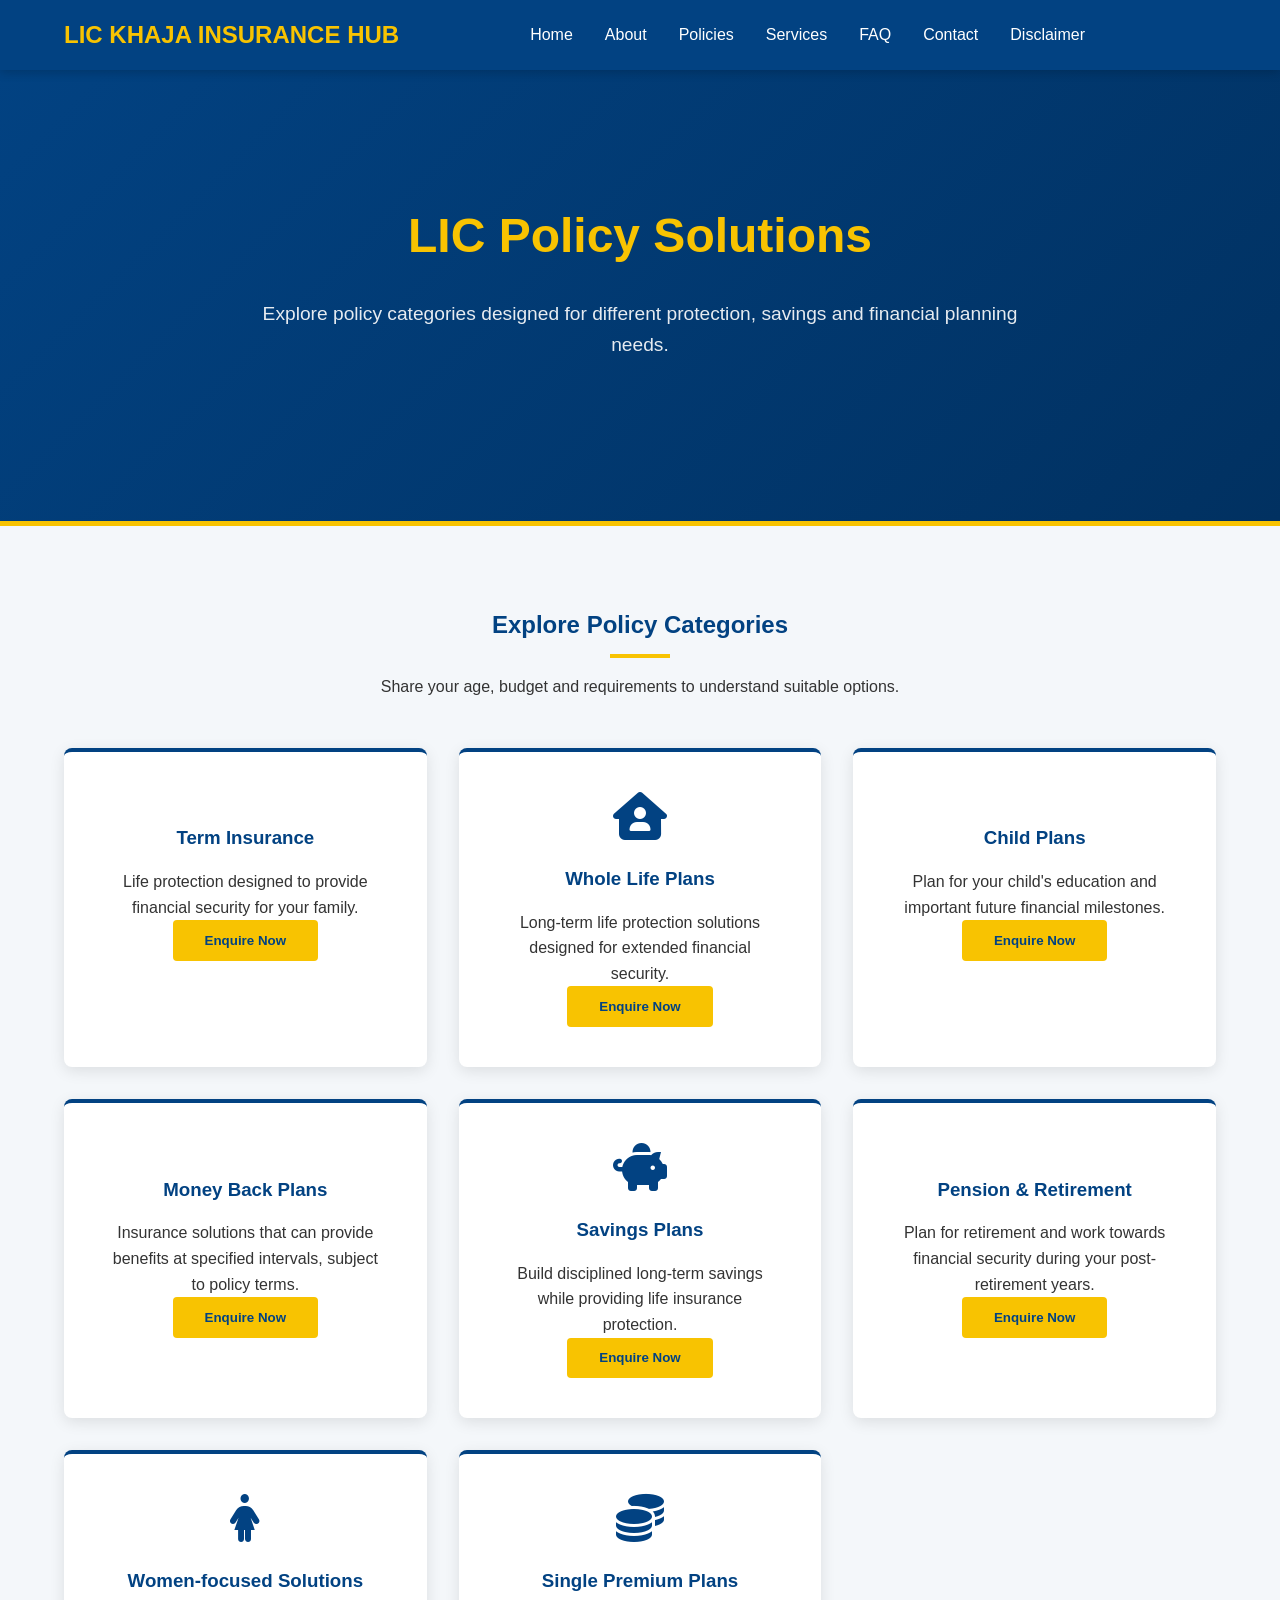
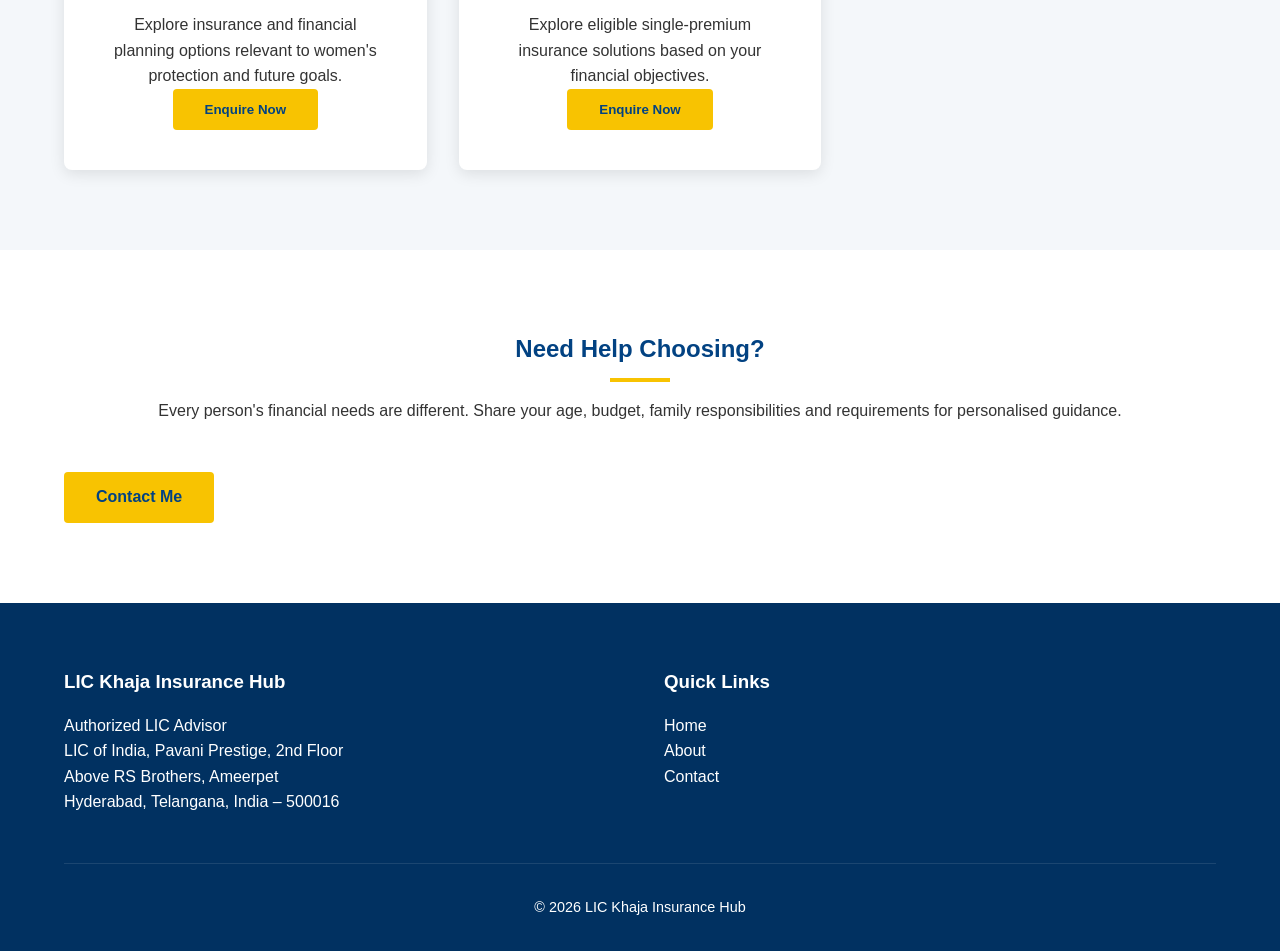
<file: policies.html>
<!DOCTYPE html>
<html lang="en">
<head>
    <meta charset="UTF-8">
    <meta name="viewport" content="width=device-width, initial-scale=1.0">

    <meta name="description" content="Explore LIC policy categories for life protection, children, savings, retirement, pension, women and long-term financial planning.">

    <title>Policies | LIC Khaja Insurance Hub</title>

    <link rel="stylesheet" href="style.css">

    <link rel="stylesheet"
          href="https://cdnjs.cloudflare.com/ajax/libs/font-awesome/6.0.0/css/all.min.css">
</head>

<body>

    <!-- Header -->
    <header>

        <div class="logo">LIC Khaja Insurance Hub</div>

        <nav>
            <ul class="nav-links">

                <li>
                    <a href="index.html">Home</a>
                </li>

                <li>
                    <a href="about.html">About</a>
                </li>

                <li>
                    <a href="policies.html" class="active">Policies</a>
                </li>

                <li>
                    <a href="services.html">Services</a>
                </li>

                <li>
                    <a href="faq.html">FAQ</a>
                </li>

                <li>
                    <a href="contact.html">Contact</a>
                </li>

                <li>
                    <a href="disclaimer.html">Disclaimer</a>
                </li>

            </ul>
        </nav>

        <div class="burger">
            <div class="line1"></div>
            <div class="line2"></div>
            <div class="line3"></div>
        </div>

    </header>


    <!-- Hero Section -->
    <section class="hero">

        <h1>LIC Policy Solutions</h1>

        <p>
            Explore policy categories designed for different
            protection, savings and financial planning needs.
        </p>

    </section>


    <!-- Policy Categories -->
    <section class="bg-light">

        <div class="section-title">

            <h2>Explore Policy Categories</h2>

            <p>
                Share your age, budget and requirements to understand
                suitable options.
            </p>

        </div>


        <div class="grid">


            <!-- Term Insurance -->
            <div class="card">

                <i class="fas fa-shield-heart icon"></i>

                <h3>Term Insurance</h3>

                <p>
                    Life protection designed to provide financial
                    security for your family.
                </p>

                <button class="btn btn-primary whatsapp-trigger">
                    Enquire Now
                </button>

            </div>


            <!-- Whole Life -->
            <div class="card">

                <i class="fas fa-house-user icon"></i>

                <h3>Whole Life Plans</h3>

                <p>
                    Long-term life protection solutions designed
                    for extended financial security.
                </p>

                <button class="btn btn-primary whatsapp-trigger">
                    Enquire Now
                </button>

            </div>


            <!-- Child Plans -->
            <div class="card">

                <i class="fas fa-child-reaching icon"></i>

                <h3>Child Plans</h3>

                <p>
                    Plan for your child's education and important
                    future financial milestones.
                </p>

                <button class="btn btn-primary whatsapp-trigger">
                    Enquire Now
                </button>

            </div>


            <!-- Money Back -->
            <div class="card">

                <i class="fas fa-money-bill-transfer icon"></i>

                <h3>Money Back Plans</h3>

                <p>
                    Insurance solutions that can provide benefits
                    at specified intervals, subject to policy terms.
                </p>

                <button class="btn btn-primary whatsapp-trigger">
                    Enquire Now
                </button>

            </div>


            <!-- Savings -->
            <div class="card">

                <i class="fas fa-piggy-bank icon"></i>

                <h3>Savings Plans</h3>

                <p>
                    Build disciplined long-term savings while
                    providing life insurance protection.
                </p>

                <button class="btn btn-primary whatsapp-trigger">
                    Enquire Now
                </button>

            </div>


            <!-- Pension -->
            <div class="card">

                <i class="fas fa-person-cane icon"></i>

                <h3>Pension & Retirement</h3>

                <p>
                    Plan for retirement and work towards financial
                    security during your post-retirement years.
                </p>

                <button class="btn btn-primary whatsapp-trigger">
                    Enquire Now
                </button>

            </div>


            <!-- Women -->
            <div class="card">

                <i class="fas fa-person-dress icon"></i>

                <h3>Women-focused Solutions</h3>

                <p>
                    Explore insurance and financial planning options
                    relevant to women's protection and future goals.
                </p>

                <button class="btn btn-primary whatsapp-trigger">
                    Enquire Now
                </button>

            </div>


            <!-- Single Premium -->
            <div class="card">

                <i class="fas fa-coins icon"></i>

                <h3>Single Premium Plans</h3>

                <p>
                    Explore eligible single-premium insurance solutions
                    based on your financial objectives.
                </p>

                <button class="btn btn-primary whatsapp-trigger">
                    Enquire Now
                </button>

            </div>

        </div>

    </section>


    <!-- Important Note -->
    <section>

        <div class="section-title">

            <h2>Need Help Choosing?</h2>

            <p>
                Every person's financial needs are different.
                Share your age, budget, family responsibilities
                and requirements for personalised guidance.
            </p>

        </div>

        <div class="hero-btns">

            <a href="contact.html" class="btn btn-primary">
                Contact Me
            </a>

        </div>

    </section>


    <!-- Footer -->
    <footer>

        <div class="footer-content">

            <div>

                <h3>LIC Khaja Insurance Hub</h3>

                <p>
                    Authorized LIC Advisor<br>
                    LIC of India, Pavani Prestige, 2nd Floor<br>
                    Above RS Brothers, Ameerpet<br>
                    Hyderabad, Telangana, India – 500016
                </p>

            </div>


            <div>

                <h3>Quick Links</h3>

                <ul style="list-style:none;">

                    <li>
                        <a href="index.html">Home</a>
                    </li>

                    <li>
                        <a href="about.html">About</a>
                    </li>

                    <li>
                        <a href="contact.html">Contact</a>
                    </li>

                </ul>

            </div>

        </div>


        <div class="footer-bottom">

            <p>
                &copy; 2026 LIC Khaja Insurance Hub
            </p>

        </div>

    </footer>


    <script src="script.js"></script>

</body>
</html>
</file>
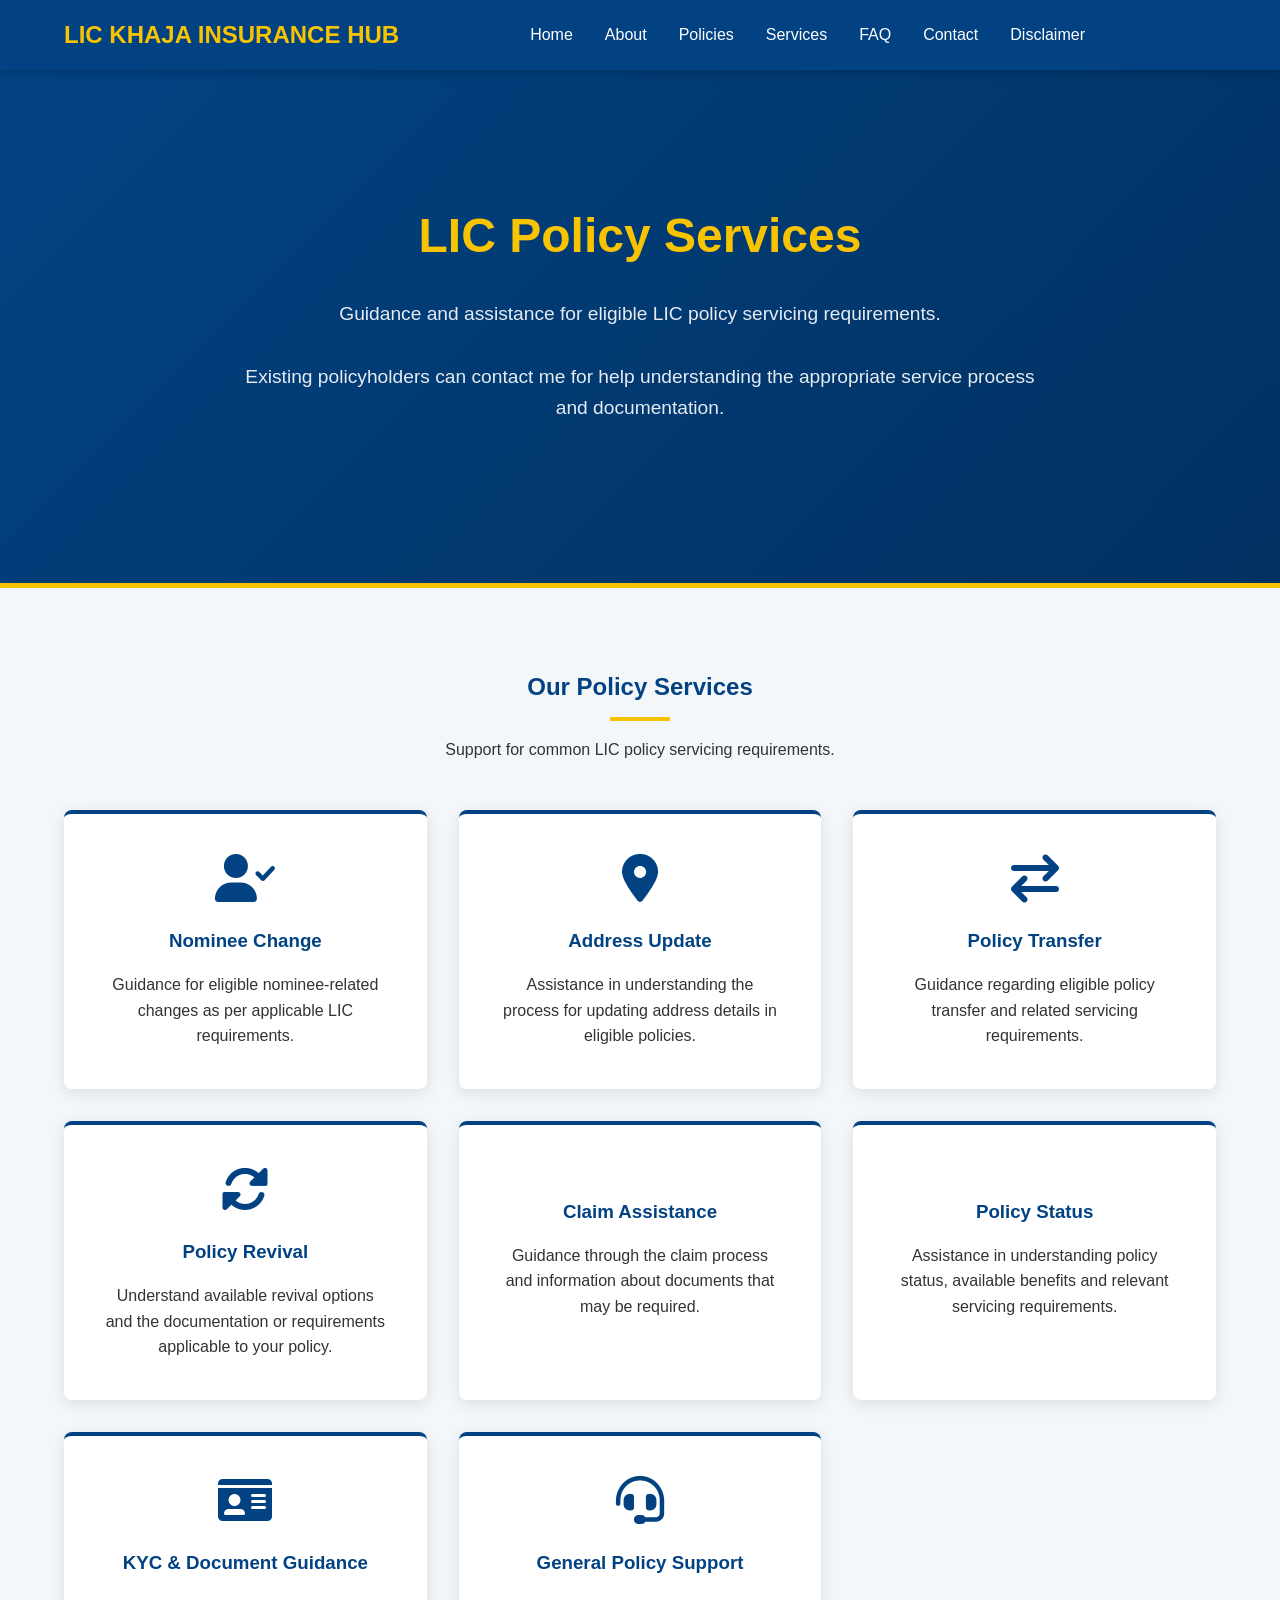
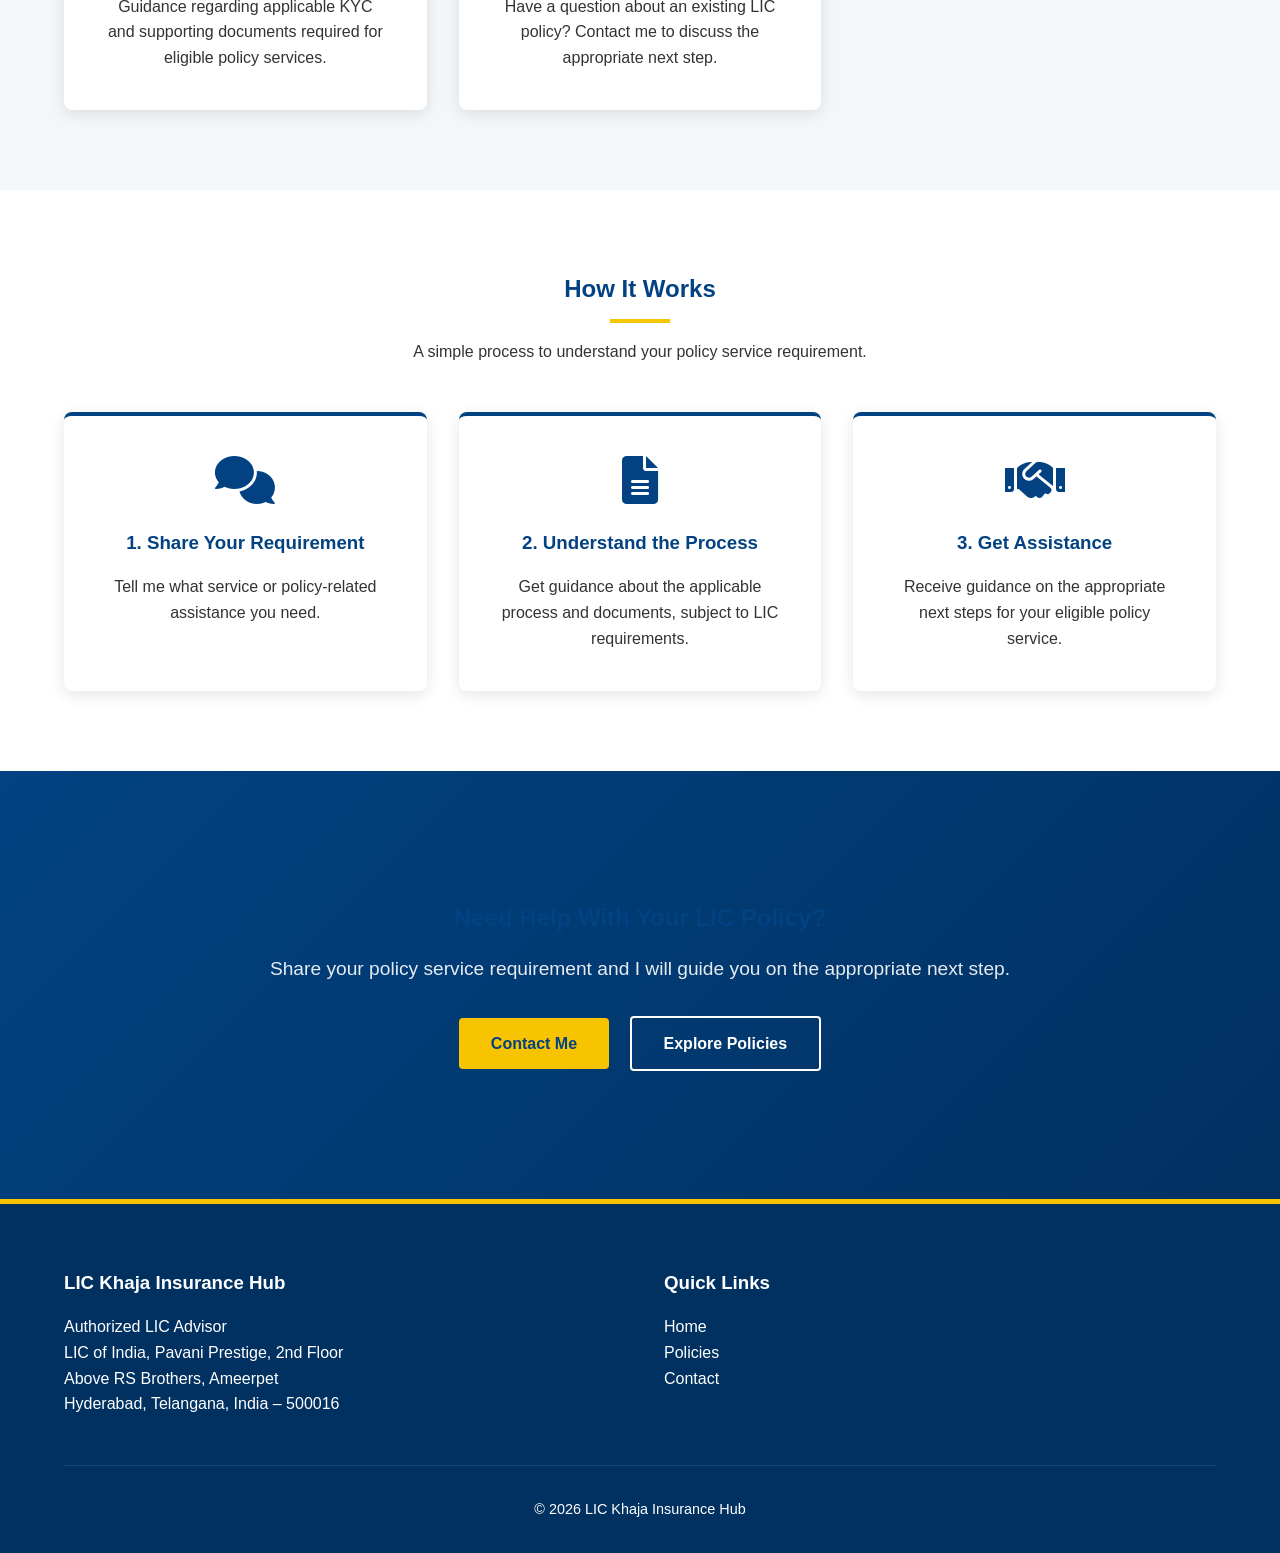
<file: services.html>
<!DOCTYPE html>
<html lang="en">
<head>
    <meta charset="UTF-8">
    <meta name="viewport" content="width=device-width, initial-scale=1.0">

    <meta name="description" content="LIC policy servicing assistance including nominee changes, address updates, policy transfer, revival guidance and claim assistance in Hyderabad.">

    <title>Services | LIC Khaja Insurance Hub</title>

    <link rel="stylesheet" href="style.css">

    <link rel="stylesheet"
          href="https://cdnjs.cloudflare.com/ajax/libs/font-awesome/6.0.0/css/all.min.css">
</head>

<body>

    <!-- Header -->
    <header>

        <div class="logo">LIC Khaja Insurance Hub</div>

        <nav>
            <ul class="nav-links">

                <li>
                    <a href="index.html">Home</a>
                </li>

                <li>
                    <a href="about.html">About</a>
                </li>

                <li>
                    <a href="policies.html">Policies</a>
                </li>

                <li>
                    <a href="services.html" class="active">Services</a>
                </li>

                <li>
                    <a href="faq.html">FAQ</a>
                </li>

                <li>
                    <a href="contact.html">Contact</a>
                </li>

                <li>
                    <a href="disclaimer.html">Disclaimer</a>
                </li>

            </ul>
        </nav>

        <div class="burger">
            <div class="line1"></div>
            <div class="line2"></div>
            <div class="line3"></div>
        </div>

    </header>


    <!-- Hero Section -->
    <section class="hero">

        <h1>LIC Policy Services</h1>

        <p>
            Guidance and assistance for eligible LIC policy servicing
            requirements.
        </p>

        <p>
            Existing policyholders can contact me for help understanding
            the appropriate service process and documentation.
        </p>

    </section>


    <!-- Services -->
    <section class="bg-light">

        <div class="section-title">

            <h2>Our Policy Services</h2>

            <p>
                Support for common LIC policy servicing requirements.
            </p>

        </div>


        <div class="grid">

            <!-- Nominee Change -->
            <div class="card">

                <i class="fas fa-user-check icon"></i>

                <h3>Nominee Change</h3>

                <p>
                    Guidance for eligible nominee-related changes
                    as per applicable LIC requirements.
                </p>

            </div>


            <!-- Address Change -->
            <div class="card">

                <i class="fas fa-location-dot icon"></i>

                <h3>Address Update</h3>

                <p>
                    Assistance in understanding the process for updating
                    address details in eligible policies.
                </p>

            </div>


            <!-- Policy Transfer -->
            <div class="card">

                <i class="fas fa-arrow-right-arrow-left icon"></i>

                <h3>Policy Transfer</h3>

                <p>
                    Guidance regarding eligible policy transfer and
                    related servicing requirements.
                </p>

            </div>


            <!-- Revival -->
            <div class="card">

                <i class="fas fa-rotate icon"></i>

                <h3>Policy Revival</h3>

                <p>
                    Understand available revival options and the
                    documentation or requirements applicable to your policy.
                </p>

            </div>


            <!-- Claims -->
            <div class="card">

                <i class="fas fa-file-circle-check icon"></i>

                <h3>Claim Assistance</h3>

                <p>
                    Guidance through the claim process and information
                    about documents that may be required.
                </p>

            </div>


            <!-- Policy Status -->
            <div class="card">

                <i class="fas fa-magnifying-glass-chart icon"></i>

                <h3>Policy Status</h3>

                <p>
                    Assistance in understanding policy status, available
                    benefits and relevant servicing requirements.
                </p>

            </div>


            <!-- KYC -->
            <div class="card">

                <i class="fas fa-id-card icon"></i>

                <h3>KYC & Document Guidance</h3>

                <p>
                    Guidance regarding applicable KYC and supporting
                    documents required for eligible policy services.
                </p>

            </div>


            <!-- General Support -->
            <div class="card">

                <i class="fas fa-headset icon"></i>

                <h3>General Policy Support</h3>

                <p>
                    Have a question about an existing LIC policy?
                    Contact me to discuss the appropriate next step.
                </p>

            </div>

        </div>

    </section>


    <!-- How It Works -->
    <section>

        <div class="section-title">

            <h2>How It Works</h2>

            <p>
                A simple process to understand your policy service requirement.
            </p>

        </div>


        <div class="grid">

            <div class="card">

                <i class="fas fa-comments icon"></i>

                <h3>1. Share Your Requirement</h3>

                <p>
                    Tell me what service or policy-related assistance
                    you need.
                </p>

            </div>


            <div class="card">

                <i class="fas fa-file-lines icon"></i>

                <h3>2. Understand the Process</h3>

                <p>
                    Get guidance about the applicable process and
                    documents, subject to LIC requirements.
                </p>

            </div>


            <div class="card">

                <i class="fas fa-handshake icon"></i>

                <h3>3. Get Assistance</h3>

                <p>
                    Receive guidance on the appropriate next steps
                    for your eligible policy service.
                </p>

            </div>

        </div>

    </section>


    <!-- CTA -->
    <section class="hero">

        <h2>Need Help With Your LIC Policy?</h2>

        <p>
            Share your policy service requirement and I will guide you
            on the appropriate next step.
        </p>

        <div class="hero-btns">

            <a href="contact.html" class="btn btn-primary">
                Contact Me
            </a>

            <a href="policies.html" class="btn btn-outline">
                Explore Policies
            </a>

        </div>

    </section>


    <!-- Footer -->
    <footer>

        <div class="footer-content">

            <div>

                <h3>LIC Khaja Insurance Hub</h3>

                <p>
                    Authorized LIC Advisor<br>
                    LIC of India, Pavani Prestige, 2nd Floor<br>
                    Above RS Brothers, Ameerpet<br>
                    Hyderabad, Telangana, India – 500016
                </p>

            </div>


            <div>

                <h3>Quick Links</h3>

                <ul style="list-style:none;">

                    <li>
                        <a href="index.html">Home</a>
                    </li>

                    <li>
                        <a href="policies.html">Policies</a>
                    </li>

                    <li>
                        <a href="contact.html">Contact</a>
                    </li>

                </ul>

            </div>

        </div>


        <div class="footer-bottom">

            <p>
                &copy; 2026 LIC Khaja Insurance Hub
            </p>

        </div>

    </footer>


    <script src="script.js"></script>

</body>
</html>
</file>
<file: style.css>
/* 
    Project: LIC Premium Theme
    Colors: Blue (#024282), Gold (#F8C301), White (#FFFFFF)
*/

:root {
    --lic-blue: #024282;
    --lic-blue-dark: #013161;
    --lic-gold: #F8C301;
    --lic-gold-hover: #e5b400;
    --lic-white: #FFFFFF;
    --lic-light-bg: #f4f7fa;
    --lic-text-dark: #333333;
    --lic-text-muted: #666666;
    --transition: all 0.3s ease;
    --shadow: 0 4px 15px rgba(0, 0, 0, 0.1);
}

/* Global Reset */
* {
    margin: 0;
    padding: 0;
    box-sizing: border-box;
    font-family: 'Segoe UI', Roboto, Helvetica, Arial, sans-serif;
}

body {
    background-color: var(--lic-white);
    color: var(--lic-text-dark);
    line-height: 1.6;
    overflow-x: hidden;
}

/* Typography */
h1, h2, h3, h4 {
    color: var(--lic-blue);
    font-weight: 700;
    margin-bottom: 1rem;
}

a {
    text-decoration: none;
    color: inherit;
    transition: var(--transition);
}

/* Navigation */
header, .navbar {
    background-color: var(--lic-blue);
    color: var(--lic-white);
    padding: 1rem 5%;
    display: flex;
    justify-content: space-between;
    align-items: center;
    position: sticky;
    top: 0;
    z-index: 1000;
    box-shadow: 0 2px 10px rgba(0,0,0,0.2);
}

.logo {
    font-size: 1.5rem;
    font-weight: bold;
    color: var(--lic-gold);
    text-transform: uppercase;
}

.nav-links {
    list-style: none;
    display: flex;
    gap: 2rem;
}

.nav-links li a:hover {
    color: var(--lic-gold);
}

/* Hero Section */
.hero {
    background: linear-gradient(135deg, var(--lic-blue) 0%, var(--lic-blue-dark) 100%);
    color: var(--lic-white);
    padding: 8rem 5%;
    text-align: center;
    position: relative;
    border-bottom: 5px solid var(--lic-gold);
}

.hero h1 {
    color: var(--lic-gold);
    font-size: 3rem;
    margin-bottom: 1.5rem;
}

.hero p {
    font-size: 1.2rem;
    max-width: 800px;
    margin: 0 auto 2rem;
    opacity: 0.9;
}

/* Buttons */
.btn {
    display: inline-block;
    padding: 0.8rem 2rem;
    border-radius: 4px;
    font-weight: 600;
    cursor: pointer;
    border: none;
    transition: var(--transition);
}

.btn-primary {
    background-color: var(--lic-gold);
    color: var(--lic-blue);
}

.btn-primary:hover {
    background-color: var(--lic-gold-hover);
    transform: translateY(-2px);
    box-shadow: 0 5px 15px rgba(248, 195, 1, 0.4);
}

.btn-outline {
    background: transparent;
    border: 2px solid var(--lic-white);
    color: var(--lic-white);
    margin-left: 1rem;
}

.btn-outline:hover {
    background: var(--lic-white);
    color: var(--lic-blue);
}

/* Sections & Grid */
section {
    padding: 5rem 5%;
}

.bg-light {
    background-color: var(--lic-light-bg);
}

.section-title {
    text-align: center;
    margin-bottom: 3rem;
}

.section-title h2::after {
    content: '';
    display: block;
    width: 60px;
    height: 4px;
    background: var(--lic-gold);
    margin: 10px auto;
}

/* Card Components */
.grid {
    display: grid;
    grid-template-columns: repeat(auto-fit, minmax(300px, 1fr));
    gap: 2rem;
}

.card {
    background: var(--lic-white);
    padding: 2.5rem;
    border-radius: 8px;
    box-shadow: var(--shadow);
    border-top: 4px solid var(--lic-blue);
    text-align: center;
    transition: var(--transition);
}

.card:hover {
    transform: translateY(-10px);
    border-top-color: var(--lic-gold);
}

.card i, .card .icon {
    font-size: 3rem;
    color: var(--lic-blue);
    margin-bottom: 1.5rem;
}

/* Footer */
footer {
    background-color: var(--lic-blue-dark);
    color: var(--lic-white);
    padding: 4rem 5% 2rem;
}

/* Footer Text Visibility Fix */
footer h3,
footer p,
footer a,
footer li {
    color: #ffffff !important;
}

footer a:hover {
    color: var(--lic-gold) !important;
}

.footer-content {
    display: grid;
    grid-template-columns: repeat(auto-fit, minmax(200px, 1fr));
    gap: 3rem;
    margin-bottom: 3rem;
}

.footer-bottom {
    text-align: center;
    padding-top: 2rem;
    border-top: 1px solid rgba(255,255,255,0.1);
    font-size: 0.9rem;
}

/* Responsive Design */
@media (max-width: 992px) {
    .hero h1 {
        font-size: 2.5rem;
    }
}

@media (max-width: 768px) {
    .navbar {
        flex-direction: column;
        gap: 1rem;
        text-align: center;
    }

    .nav-links {
        gap: 1rem;
        font-size: 0.9rem;
    }

    .hero {
        padding: 5rem 5%;
    }

    .hero h1 {
        font-size: 2rem;
    }

    .btn-outline {
        margin-left: 0;
        margin-top: 1rem;
        display: block;
    }
}

@media (max-width: 480px) {
    .grid {
        grid-template-columns: 1fr;
    }
    
    .section-title h2 {
        font-size: 1.5rem;
    }

}
/* ===== MOBILE HEADER FIX ===== */

@media (max-width: 768px) {

    .logo,
    .brand,
    .site-title {
        white-space: nowrap;
    }

    header h1,
    header .logo h1,
    header .brand h1 {
        white-space: nowrap;
        font-size: 20px;
    }

    nav ul {
        flex-wrap: wrap;
    }

    nav li {
        white-space: nowrap;
    }
}
/* =========================================
   MOBILE RESPONSIVE NAVIGATION FIX
   ========================================= */

@media (max-width: 768px) {

    /* Header */
    header {
        display: flex;
        align-items: center;
        justify-content: space-between;
        padding: 15px 20px !important;
        position: relative;
        width: 100%;
        box-sizing: border-box;
    }

    /* Logo */
    .logo {
        font-size: 20px !important;
        font-weight: 700;
        white-space: nowrap;
        max-width: 75%;
        overflow: hidden;
        text-overflow: ellipsis;
    }

    /* Hamburger */
    .burger {
        display: flex !important;
        flex-direction: column;
        justify-content: space-between;
        width: 30px;
        height: 22px;
        cursor: pointer;
        flex-shrink: 0;
        z-index: 1001;
    }

    .burger div {
        width: 30px;
        height: 3px;
        background: #ffffff;
        border-radius: 3px;
        transition: all 0.3s ease;
    }

    /* Navigation */
    nav {
        position: absolute;
        top: 100%;
        right: 0;
        width: 100%;
        background: #024282;
        z-index: 1000;
    }

    .nav-links {
        display: none !important;
        flex-direction: column;
        align-items: center;
        width: 100%;
        margin: 0;
        padding: 10px 0 20px;
        list-style: none;
        box-sizing: border-box;
    }

    /* Show menu after hamburger is clicked */
    .nav-links.nav-active {
        display: flex !important;
    }

    .nav-links li {
        width: 100%;
        text-align: center;
        margin: 0;
        padding: 0;
    }

    .nav-links li a {
        display: block;
        width: 100%;
        padding: 14px 10px;
        box-sizing: border-box;
        color: #ffffff;
        text-decoration: none;
        font-size: 17px;
    }

    .nav-links li a:hover,
    .nav-links li a.active {
        background: rgba(255, 255, 255, 0.12);
    }

    /* Hamburger animation */
    .burger.toggle .line1 {
        transform: rotate(-45deg) translate(-5px, 6px);
    }

    .burger.toggle .line2 {
        opacity: 0;
    }

    .burger.toggle .line3 {
        transform: rotate(45deg) translate(-5px, -6px);
    }

    /* Prevent horizontal scrolling */
    html,
    body {
        width: 100%;
        max-width: 100%;
        overflow-x: hidden;
    }

    /* Hero mobile spacing */
    .hero {
        padding: 70px 20px !important;
        box-sizing: border-box;
    }

    .hero h1 {
        font-size: 34px !important;
        line-height: 1.2;
    }

    .hero p {
        font-size: 18px;
        line-height: 1.6;
    }

    /* Buttons */
    .hero-btns {
        display: flex;
        flex-direction: column;
        align-items: center;
        gap: 12px;
    }

    .hero-btns .btn {
        width: 90%;
        max-width: 320px;
        box-sizing: border-box;
    }

    /* Cards */
    .grid {
        grid-template-columns: 1fr !important;
    }

    .card {
        width: 100%;
        box-sizing: border-box;
    }
}
</file>
